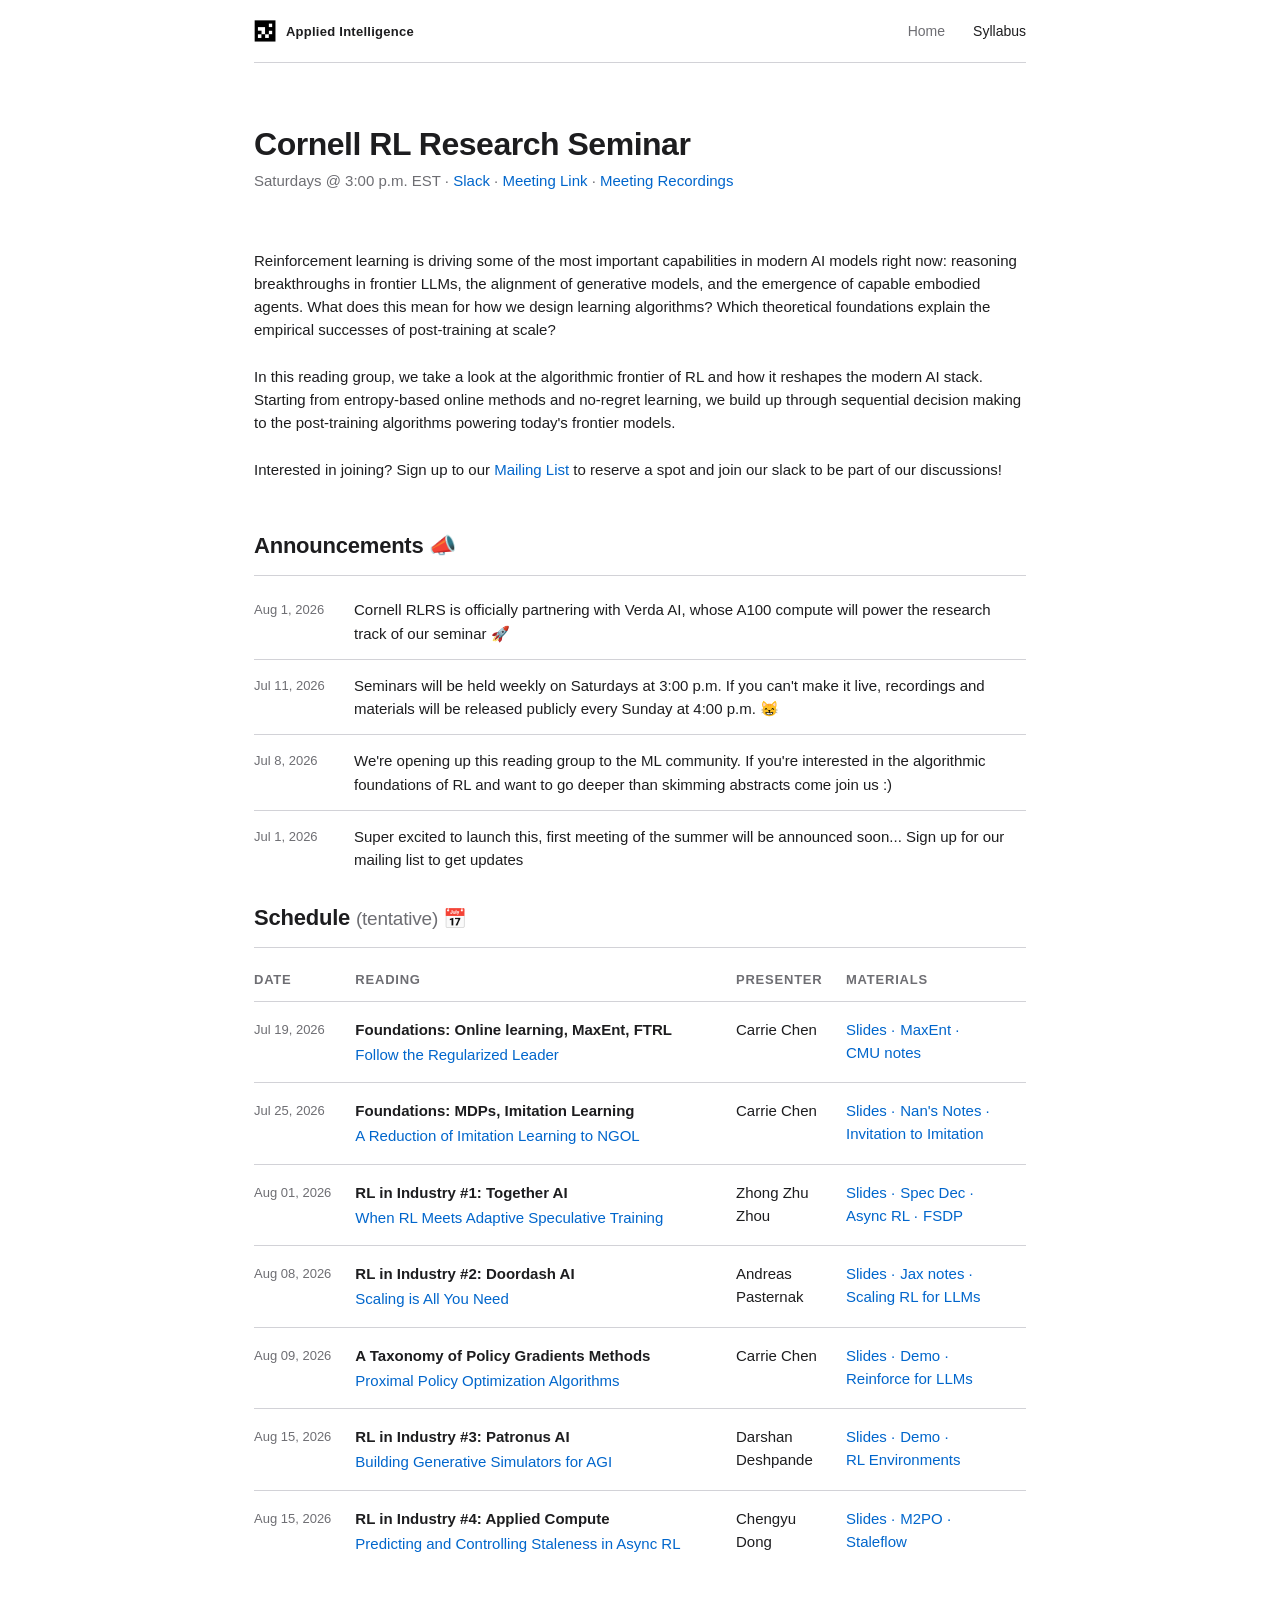
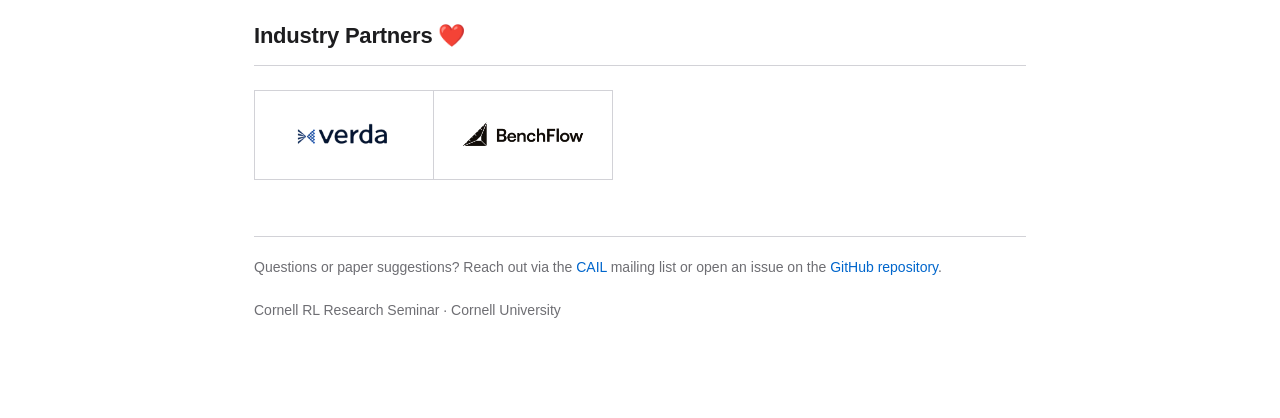
<file: docs/index.html>
<!DOCTYPE html>
<html lang="en">
<head>
  <meta charset="UTF-8">
  <meta name="viewport" content="width=device-width, initial-scale=1.0">
  <title>Cornell RL Research Seminar</title>
  <meta name="description" content="Cornell's reinforcement learning and interactive learning paper reading group.">
  <link rel="stylesheet" href="style.css">
</head>
<body>
  <div class="page">

    <nav>
      <div class="branding">
        <img src="assets/CAIL.png" alt="CUAI" class="logo">
        <span class="brand-text">Applied Intelligence</span>
      </div>
      <div class="links">
        <a href="index.html" class="active">Home</a>
        <a href="syllabus.html">Syllabus</a>
      </div>
    </nav>

    <header>
      <h1>Cornell RL Research Seminar</h1>
      <div class="course-info">  Saturdays @ 3:00 p.m. EST · <a href="https://join.slack.com/t/cornellrlseminar/shared_invite/zt-43x9ef8m9-VK3b_cf0WqOkXGeENpzQWA">Slack</a> · <a href="meet.google.com/dtp-zgex-nug">Meeting Link</a> · <a href="https://drive.google.com/drive/folders/1I6XV9smldFI79u7nKNs9kPp2WC5FvXm0?usp=sharing">Meeting Recordings</a> 
    </header>

    <section id="about">
      <p class="subtitle">
        Reinforcement learning is driving some of the most important capabilities in modern AI models right now: reasoning breakthroughs in frontier LLMs, the alignment of generative models, and the emergence of capable embodied agents. What does this mean for how we design learning algorithms? Which theoretical foundations explain the empirical successes of post-training at scale?
      </p>
      <br>
      <p class="subtitle">
        In this reading group, we take a look at the algorithmic frontier of RL and how it reshapes the modern AI stack. Starting from entropy-based online methods and no-regret learning, we build up through sequential decision making to the post-training algorithms powering today's frontier models.
      </p>
      <br>
      <p class="subtitle">
        Interested in joining? Sign up to our <a href="https://groups.google.com/u/4/g/cornell-rl-seminar">Mailing List</a> to reserve a spot and join our slack to be part of our discussions!
      </p>
    </section>

    <section id="news">
      <h2>Announcements 📣</h2>
      <ul class="news-list" id="news-list"></ul>
    </section>


    <section id="schedule ">
      <h2>Schedule <span class="muted">(tentative) 📅</span></h2>
      <table class="schedule">
        <thead>
          <tr>
            <th>Date</th>
            <th>Reading</th>
            <th>Presenter</th>
            <th>Materials</th>
          </tr>
        </thead>
        <tbody id="schedule-body"></tbody>
      </table>
    </section>

    <section id="sponsors">
      <h2>Industry Partners ❤️</h2>
      <div class="sponsor-row" id="sponsor-row"></div>
    </section>

    <footer>
        Questions or paper suggestions? Reach out via the
          <a href="https://groups.google.com/u/4/g/cornell-rl-seminar" target="_blank" rel="noopener">CAIL</a> mailing list
          or open an issue on the
          <a href="https://github.com/xikronz/awesome-rl-reading-group" target="_blank" rel="noopener">GitHub repository</a>.
      
      <br></br>
          Cornell RL Research Seminar &middot; Cornell University
    </footer>

  </div>

  <script src="data.js"></script>
  <script>
    function el(tag, className, text) {
      const node = document.createElement(tag);
      if (className) node.className = className;
      if (text != null) node.textContent = text;
      return node;
    }

    function link(href, text, newTab) {
      const a = el("a", null, text);
      a.href = href;
      if (newTab) { a.target = "_blank"; a.rel = "noopener"; }
      return a;
    }

    // News
    const newsList = document.getElementById("news-list");
    NEWS.forEach(function (item) {
      const li = el("li");
      li.appendChild(el("span", "date", item.date));
      li.appendChild(el("span", null, item.text));
      newsList.appendChild(li);
    });

    // Schedule
    const body = document.getElementById("schedule-body");
    SCHEDULE.forEach(function (item) {
      const tr = el("tr");

      tr.appendChild(el("td", "date", item.date));

      const reading = el("td");
      reading.appendChild(el("div", "topic", item.topic || "TBD"));
      const paper = el("div", "paper");
      if (item.paper && item.paperUrl) {
        paper.appendChild(link(item.paperUrl, item.paper, true));
      } else if (item.paper) {
        paper.textContent = item.paper;
      } else {
        paper.appendChild(el("span", "tbd", "Paper TBD"));
      }
      reading.appendChild(paper);
      tr.appendChild(reading);

      const presenter = el("td", "presenter");
      if (item.presenter && item.presenter !== "TBD") {
        presenter.textContent = item.presenter;
      } else {
        presenter.appendChild(el("span", "tbd", "TBD"));
      }
      tr.appendChild(presenter);

      const materials = el("td", "materials");
      const names = (item.materials && item.materials.names) || [];
      const links = (item.materials && item.materials.links) || [];
      names.forEach(function (name, i) {
        if (!links[i]) return;
        materials.appendChild(link(links[i], name, true));
      });
      if (!materials.childNodes.length) {
        materials.appendChild(el("span", "tbd", "—"));
      }
      tr.appendChild(materials);

      body.appendChild(tr);
    });

    // Sponsors
    const sponsorRow = document.getElementById("sponsor-row");
    SPONSORS.forEach(function (sponsor) {
      const img = el("img");
      img.src = sponsor.logo;
      img.alt = sponsor.name;

      const tile = sponsor.url ? link(sponsor.url, null, true) : el("div");
      tile.className = "sponsor";
      tile.title = sponsor.name;
      tile.appendChild(img);

      sponsorRow.appendChild(tile);
    });
  </script>
</body>
</html>
</file>
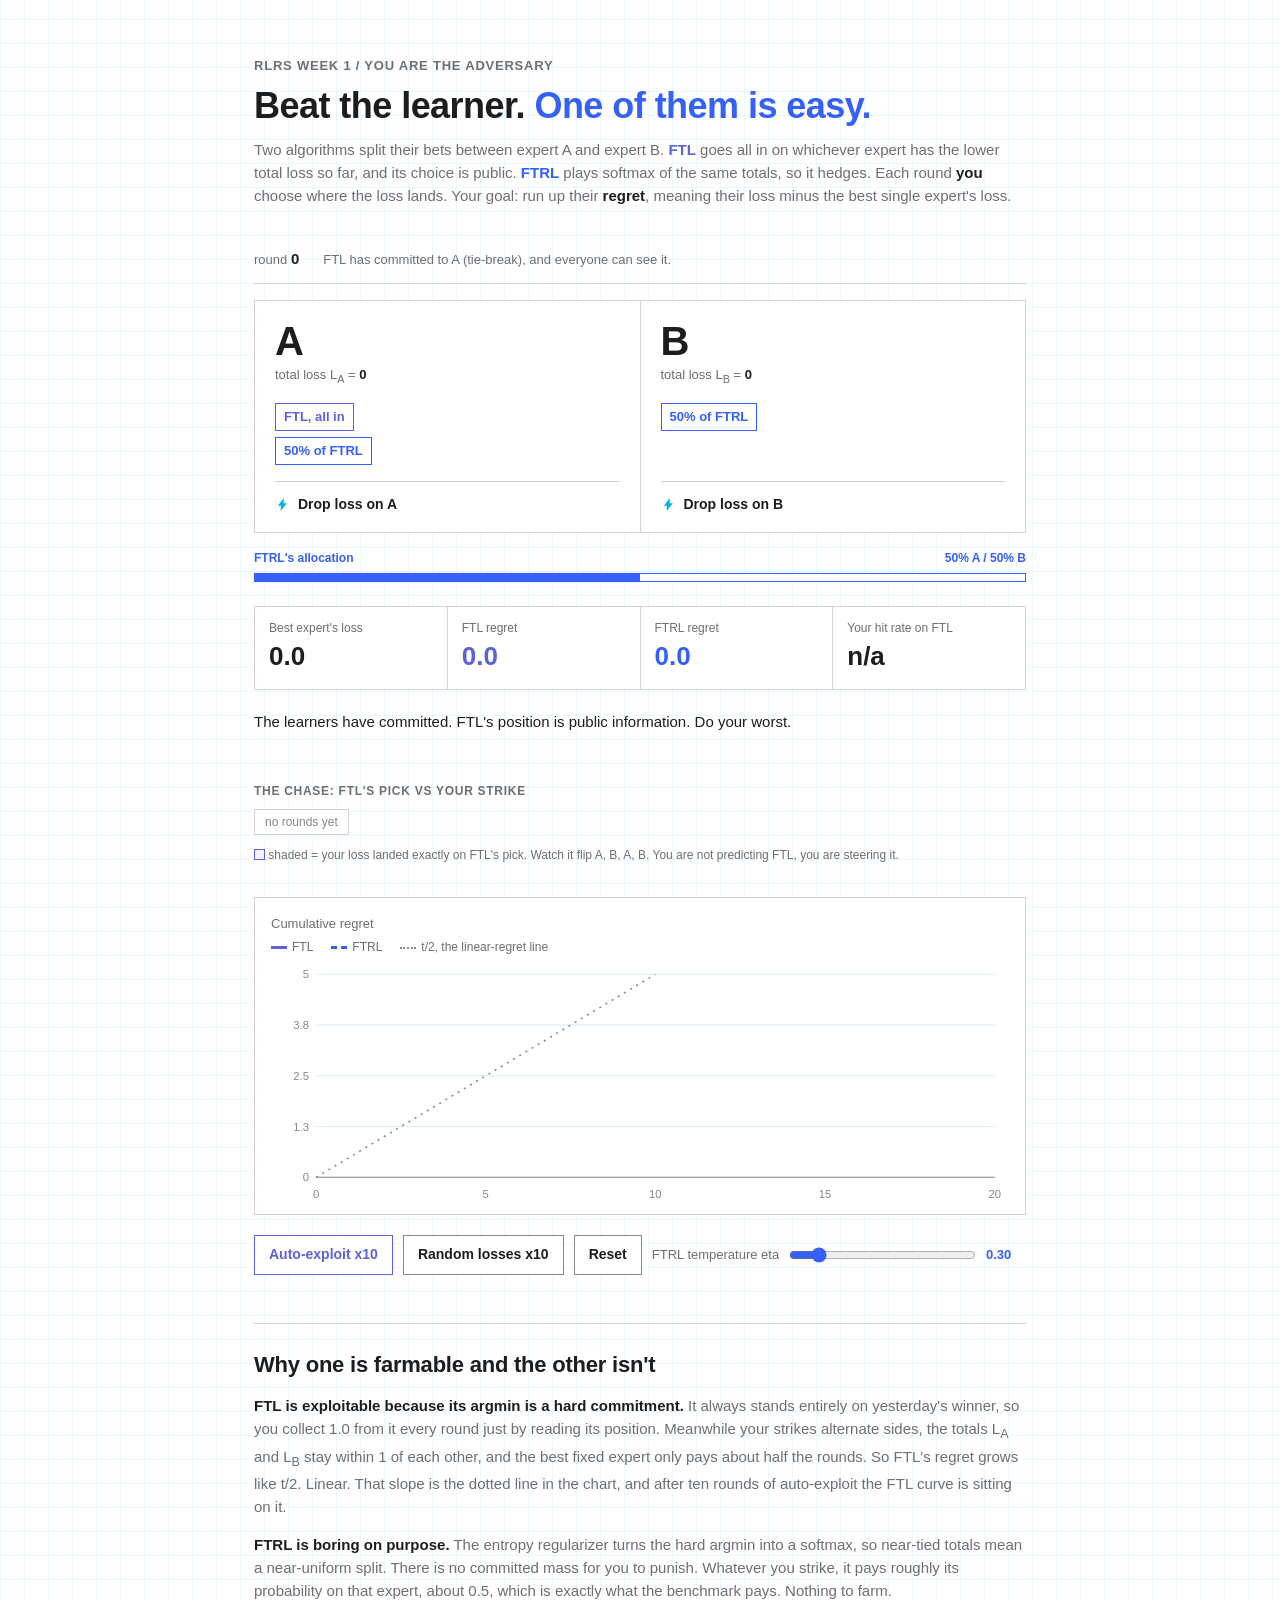
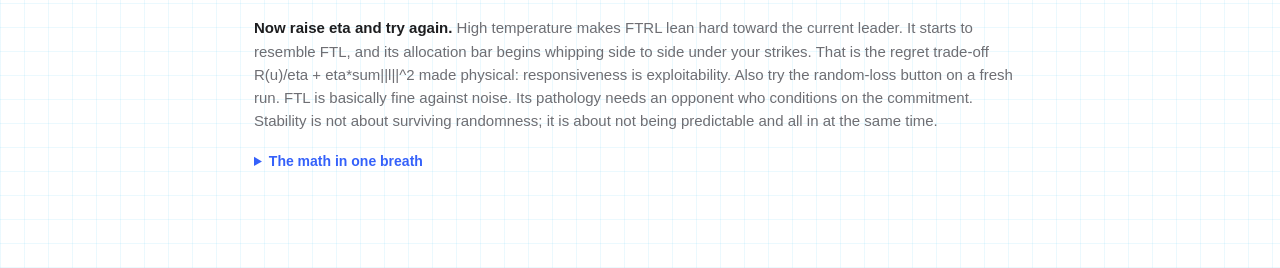
<file: demos/week_1_ftrl/beat-the-learner.html>
<!DOCTYPE html>
<html lang="en">
<head>
<meta charset="utf-8">
<meta name="viewport" content="width=device-width, initial-scale=1">
<title>Beat the learner: an FTL vs FTRL game</title>
<link rel="stylesheet" href="styles.css">
</head>
<body>
<div class="wrap">

  <div class="eyebrow">RLRS Week 1 / You are the adversary</div>
  <h1>Beat the learner. <em>One of them is easy.</em></h1>
  <p class="premise">
    Two algorithms split their bets between expert A and expert B.
    <b style="color:var(--ftl)">FTL</b> goes all in on whichever expert has the lower total loss so far, and its choice is public.
    <b style="color:var(--ftrl)">FTRL</b> plays softmax of the same totals, so it hedges.
    Each round <b>you</b> choose where the loss lands. Your goal: run up their <b>regret</b>, meaning their loss minus the best single expert's loss.
  </p>

  <div class="roundline">
    <span class="t">round <strong id="tOut">0</strong></span>
    <span class="t" id="ftlPickOut">FTL has committed to A (tie-break), and everyone can see it.</span>
  </div>

  <div class="board">
    <button class="expert" id="cardA" aria-label="Drop a loss on expert A">
      <div class="flash" id="flashA"></div>
      <span class="float" id="floatA1" style="top:20px;color:var(--ftl)"></span>
      <span class="float" id="floatA2" style="top:44px;color:var(--ftrl)"></span>
      <div class="glyph">A</div>
      <div class="cum">total loss L<sub>A</sub> = <b id="laOut">0</b></div>
      <div class="occupants">
        <span class="chip ftl" id="ftlChipA">FTL, all in</span>
        <span class="chip ftrl"><span id="ftrlShareA">50%</span>&nbsp;of FTRL</span>
      </div>
      <div class="strikelabel">
        <svg class="bolt" viewBox="0 0 16 16" aria-hidden="true"><path d="M9.5 1 3 9.2h3.4L6 15l6.6-8.4H9.1L9.5 1z"/></svg>
        Drop loss on A
      </div>
    </button>

    <button class="expert" id="cardB" aria-label="Drop a loss on expert B">
      <div class="flash" id="flashB"></div>
      <span class="float" id="floatB1" style="top:20px;color:var(--ftl)"></span>
      <span class="float" id="floatB2" style="top:44px;color:var(--ftrl)"></span>
      <div class="glyph">B</div>
      <div class="cum">total loss L<sub>B</sub> = <b id="lbOut">0</b></div>
      <div class="occupants">
        <span class="chip ftl" id="ftlChipB" style="display:none">FTL, all in</span>
        <span class="chip ftrl"><span id="ftrlShareB">50%</span>&nbsp;of FTRL</span>
      </div>
      <div class="strikelabel">
        <svg class="bolt" viewBox="0 0 16 16" aria-hidden="true"><path d="M9.5 1 3 9.2h3.4L6 15l6.6-8.4H9.1L9.5 1z"/></svg>
        Drop loss on B
      </div>
    </button>
  </div>

  <div class="allocwrap">
    <div class="alloclabel"><span>FTRL's allocation</span><span id="allocTxt">50% A / 50% B</span></div>
    <div class="alloc" aria-hidden="true"><div class="a" id="allocA" style="width:50%"></div><div class="b"></div></div>
  </div>

  <div class="score">
    <div class="stat"><div class="k">Best expert's loss</div><div class="v" id="bestOut">0.0</div></div>
    <div class="stat"><div class="k">FTL regret</div><div class="v ftl" id="ftlRegOut">0.0</div></div>
    <div class="stat"><div class="k">FTRL regret</div><div class="v ftrl" id="ftrlRegOut">0.0</div></div>
    <div class="stat"><div class="k">Your hit rate on FTL</div><div class="v" id="hitOut">n/a</div></div>
  </div>

  <p class="commentary" id="commentOut">The learners have committed. FTL's position is public information. Do your worst.</p>

  <div class="strip">
    <div class="striplabel">The chase: FTL's pick vs your strike</div>
    <div class="stripgrid" id="stripOut"></div>
    <div class="striplegend"><span class="sw"></span> shaded = your loss landed exactly on FTL's pick. Watch it flip A, B, A, B. You are not predicting FTL, you are steering it.</div>
  </div>

  <div class="chartcard">
    <div class="k">Cumulative regret</div>
    <div class="legend">
      <span><span class="sw" style="border-top:3px solid var(--ftl)"></span>FTL</span>
      <span><span class="sw" style="border-top:3px dashed var(--ftrl)"></span>FTRL</span>
      <span><span class="sw" style="border-top:2px dotted var(--ink-3)"></span>t/2, the linear-regret line</span>
    </div>
    <svg id="chart" viewBox="0 0 720 240" width="100%" role="img" aria-label="Cumulative regret by round for FTL and FTRL"></svg>
  </div>

  <div class="controls">
    <button class="btn exploit" id="autoBtn">Auto-exploit x10</button>
    <button class="btn" id="randBtn">Random losses x10</button>
    <button class="btn" id="resetBtn">Reset</button>
    <div class="etabox">
      <label for="eta">FTRL temperature eta</label>
      <input type="range" id="eta" min="0.05" max="2" step="0.05" value="0.3">
      <span class="out" id="etaOut">0.30</span>
    </div>
  </div>

  <div class="explain">
    <h2>Why one is farmable and the other isn't</h2>
    <p><b>FTL is exploitable because its argmin is a hard commitment.</b> It always stands entirely on yesterday's winner, so you collect 1.0 from it every round just by reading its position. Meanwhile your strikes alternate sides, the totals L<sub>A</sub> and L<sub>B</sub> stay within 1 of each other, and the best fixed expert only pays about half the rounds. So FTL's regret grows like t/2. Linear. That slope is the dotted line in the chart, and after ten rounds of auto-exploit the FTL curve is sitting on it.</p>
    <p><b>FTRL is boring on purpose.</b> The entropy regularizer turns the hard argmin into a softmax, so near-tied totals mean a near-uniform split. There is no committed mass for you to punish. Whatever you strike, it pays roughly its probability on that expert, about 0.5, which is exactly what the benchmark pays. Nothing to farm.</p>
    <p><b>Now raise eta and try again.</b> High temperature makes FTRL lean hard toward the current leader. It starts to resemble FTL, and its allocation bar begins whipping side to side under your strikes. That is the regret trade-off R(u)/eta + eta*sum||l||^2 made physical: responsiveness is exploitability. Also try the random-loss button on a fresh run. FTL is basically fine against noise. Its pathology needs an opponent who conditions on the commitment. Stability is not about surviving randomness; it is about not being predictable and all in at the same time.</p>
    <details>
      <summary>The math in one breath</summary>
      <div class="math">
        <div><span class="tag r">FTL</span> x<sub>t</sub> = argmin<sub>x in simplex</sub> &lt;L<sub>t-1</sub>, x&gt;, a vertex</div>
        <div><span class="tag b">FTRL</span> x<sub>t</sub> = argmin<sub>x in simplex</sub> &lt;L<sub>t-1</sub>, x&gt; - H(x)/eta, proportional to exp(-eta*L<sub>t-1</sub>), a softmax</div>
        <div><span class="tag g">Regret</span> sum<sub>t</sub> &lt;l<sub>t</sub>, x<sub>t</sub>&gt; - min<sub>i</sub> L<sub>T</sub>(i)</div>
      </div>
    </details>
  </div>

</div>

<script>
(function () {
  var hist = [];
  var eta = 0.3;
  var autoTimer = null;

  function probB(la, lb) {
    var m = Math.max(-eta * la, -eta * lb);
    var wa = Math.exp(-eta * la - m), wb = Math.exp(-eta * lb - m);
    return wb / (wa + wb);
  }
  function pickOf(la, lb) { return la <= lb ? 0 : 1; }

  function compute() {
    var la = 0, lb = 0, ftl = 0, ftrl = 0, hits = 0;
    var rows = [], ftlSeries = [0], ftrlSeries = [0];
    for (var i = 0; i < hist.length; i++) {
      var pick = pickOf(la, lb);
      var pB = probB(la, lb);
      var hit = hist[i];
      var ftlPay = hit === pick ? 1 : 0;
      var ftrlPay = hit === 1 ? pB : 1 - pB;
      ftl += ftlPay; ftrl += ftrlPay;
      if (hit === pick) hits++;
      if (hit === 0) la++; else lb++;
      var best = Math.min(la, lb);
      rows.push({ pick: pick, hit: hit, ftlPay: ftlPay, ftrlPay: ftrlPay });
      ftlSeries.push(ftl - best);
      ftrlSeries.push(ftrl - best);
    }
    return { la: la, lb: lb, ftl: ftl, ftrl: ftrl, hits: hits, rows: rows,
             ftlSeries: ftlSeries, ftrlSeries: ftrlSeries,
             best: Math.min(la, lb), pick: pickOf(la, lb), pB: probB(la, lb),
             tie: la === lb };
  }

  function $(id) { return document.getElementById(id); }
  function fmt(x, d) { return x.toFixed(d === undefined ? 1 : d); }

  function comment(s) {
    var t = hist.length;
    if (t === 0) return "The learners have committed. FTL's position is public information. Do your worst.";
    var last = s.rows[s.rows.length - 1];
    if (last.hit !== last.pick) {
      return "FTL dodged that one, and you just made its current pick look even safer. Hint: the argmin is public.";
    }
    if (t === 1) return "Direct hit. FTL paid the full 1.0; FTRL only paid the " + fmt(last.ftrlPay, 2) + " it had parked there. Now watch FTL flip.";
    if (t < 5) return "FTL flipped to the other expert. It is chasing yesterday's winner. You know exactly where it stands. Again.";
    if (t < 12) return "You are farming FTL for 1.0 a round while the best fixed expert pays about 0.5. That gap is regret, and it is growing linearly.";
    if (s.ftlSeries[t] >= 0.45 * t) return "FTL's regret is riding the t/2 line, the textbook lower-bound construction, played by hand. FTRL still hasn't noticed you.";
    return "Notice what you cannot do: no matter where you strike, FTRL pays about what the benchmark pays. There is nothing committed to punish.";
  }

  function renderStrip(rows) {
    var start = Math.max(0, rows.length - 14);
    var html = "";
    for (var i = start; i < rows.length; i++) {
      var r = rows[i];
      html += '<div class="col">'
        + '<div class="cell pick">' + (r.pick === 0 ? "A" : "B") + '</div>'
        + '<div class="cell hitcell' + (r.hit === r.pick ? " landed" : "") + '">' + (r.hit === 0 ? "A" : "B") + '</div>'
        + '</div>';
    }
    $("stripOut").innerHTML = html || '<div class="cell" style="width:auto;padding:0 10px;color:var(--ink-3);font-weight:500">no rounds yet</div>';
  }

  function renderChart(s) {
    var t = hist.length;
    var W = 720, H = 240, L = 44, R = 14, T = 14, B = 28;
    var css = getComputedStyle(document.documentElement);
    var chartGrid = css.getPropertyValue("--chart-grid").trim();
    var chartMuted = css.getPropertyValue("--ink-3").trim();
    var chartAxis = css.getPropertyValue("--line-strong").trim();
    var chartFtrl = css.getPropertyValue("--ftrl").trim();
    var chartFtl = css.getPropertyValue("--ftl").trim();
    var xmax = Math.max(20, Math.ceil(t / 10) * 10);
    var ymaxData = Math.max.apply(null, s.ftlSeries.concat(s.ftrlSeries, [4]));
    var ymax = Math.ceil(ymaxData + 1);
    function X(x) { return L + (x / xmax) * (W - L - R); }
    function Y(y) { return H - B - (y / ymax) * (H - T - B); }
    function pts(series) {
      var p = [];
      for (var i = 0; i < series.length; i++) p.push(fmt(X(i), 1) + "," + fmt(Y(series[i]), 1));
      return p.join(" ");
    }
    var g = "";
    var ySteps = 4;
    for (var k = 0; k <= ySteps; k++) {
      var yv = (ymax / ySteps) * k;
      g += '<line x1="' + L + '" y1="' + fmt(Y(yv),1) + '" x2="' + (W - R) + '" y2="' + fmt(Y(yv),1) + '" stroke="' + chartGrid + '" stroke-width="1"/>';
      g += '<text x="' + (L - 7) + '" y="' + fmt(Y(yv) + 4,1) + '" text-anchor="end">' + fmt(yv, yv % 1 ? 1 : 0) + '</text>';
    }
    for (var k2 = 0; k2 <= 4; k2++) {
      var xv = Math.round((xmax / 4) * k2);
      g += '<text x="' + fmt(X(xv),1) + '" y="' + (H - 8) + '" text-anchor="middle">' + xv + '</text>';
    }
    var refEndX = Math.min(xmax, 2 * ymax);
    g += '<line x1="' + fmt(X(0),1) + '" y1="' + fmt(Y(0),1) + '" x2="' + fmt(X(refEndX),1) + '" y2="' + fmt(Y(refEndX / 2),1) + '" stroke="' + chartMuted + '" stroke-width="1.5" stroke-dasharray="2 5"/>';
    g += '<line x1="' + L + '" y1="' + fmt(Y(0),1) + '" x2="' + (W - R) + '" y2="' + fmt(Y(0),1) + '" stroke="' + chartAxis + '" stroke-width="1"/>';
    g += '<polyline fill="none" stroke="' + chartFtrl + '" stroke-width="2.5" stroke-dasharray="7 5" stroke-linejoin="round" points="' + pts(s.ftrlSeries) + '"/>';
    g += '<polyline fill="none" stroke="' + chartFtl + '" stroke-width="2.5" stroke-linejoin="round" points="' + pts(s.ftlSeries) + '"/>';
    $("chart").innerHTML = g;
  }

  function render(animateHit) {
    var s = compute();
    var t = hist.length;
    $("tOut").textContent = t;
    $("laOut").textContent = s.la;
    $("lbOut").textContent = s.lb;
    $("bestOut").textContent = fmt(s.best);
    $("ftlRegOut").textContent = fmt(s.ftl - s.best);
    $("ftrlRegOut").textContent = fmt(s.ftrl - s.best);
    $("hitOut").textContent = t ? Math.round((s.hits / t) * 100) + "%" : "n/a";

    var shareB = Math.round(s.pB * 100), shareA = 100 - shareB;
    $("ftrlShareA").textContent = shareA + "%";
    $("ftrlShareB").textContent = shareB + "%";
    $("allocA").style.width = shareA + "%";
    $("allocTxt").textContent = shareA + "% A / " + shareB + "% B";

    var chipA = $("ftlChipA"), chipB = $("ftlChipB");
    chipA.style.display = s.pick === 0 ? "" : "none";
    chipB.style.display = s.pick === 1 ? "" : "none";
    var activeChip = s.pick === 0 ? chipA : chipB;
    activeChip.classList.remove("pop"); void activeChip.offsetWidth; activeChip.classList.add("pop");

    $("ftlPickOut").textContent = "FTL has committed to " + (s.pick === 0 ? "A" : "B")
      + (s.tie ? " (tie-break)" : " (lower total)") + ", and everyone can see it.";

    $("commentOut").textContent = comment(s);
    renderStrip(s.rows);
    renderChart(s);

    if (animateHit !== undefined && t > 0) {
      var last = s.rows[s.rows.length - 1];
      var side = animateHit === 0 ? "A" : "B";
      var fl = $("flash" + side);
      fl.classList.remove("on"); void fl.offsetWidth; fl.classList.add("on");
      var f1 = $("float" + side + "1"), f2 = $("float" + side + "2");
      f1.textContent = "FTL +" + fmt(last.ftlPay);
      f2.textContent = "FTRL +" + fmt(last.ftrlPay, 2);
      [f1, f2].forEach(function (el) { el.classList.remove("go"); void el.offsetWidth; el.classList.add("go"); });
    }
  }

  function strike(e) {
    if (autoTimer || hist.length >= 200) return;
    hist.push(e);
    render(e);
  }

  function runAuto(n, mode) {
    if (autoTimer) return;
    setAutoState(true);
    var i = 0;
    autoTimer = setInterval(function () {
      if (i >= n || hist.length >= 200) { clearInterval(autoTimer); autoTimer = null; setAutoState(false); return; }
      var s = compute();
      var e = mode === "exploit" ? s.pick : (Math.random() < 0.5 ? 0 : 1);
      hist.push(e);
      render(e);
      i++;
    }, 330);
  }
  function setAutoState(on) {
    ["cardA", "cardB", "autoBtn", "randBtn"].forEach(function (id) { $(id).disabled = on; });
  }

  $("cardA").addEventListener("click", function () { strike(0); });
  $("cardB").addEventListener("click", function () { strike(1); });
  $("autoBtn").addEventListener("click", function () { runAuto(10, "exploit"); });
  $("randBtn").addEventListener("click", function () { runAuto(10, "random"); });
  $("resetBtn").addEventListener("click", function () {
    if (autoTimer) { clearInterval(autoTimer); autoTimer = null; setAutoState(false); }
    hist = []; render();
    $("commentOut").textContent = "The learners have committed. FTL's position is public information. Do your worst.";
  });
  $("eta").addEventListener("input", function (ev) {
    eta = parseFloat(ev.target.value);
    $("etaOut").textContent = fmt(eta, 2);
    render();
  });

  document.addEventListener("keydown", function (ev) {
    if (ev.key === "a" || ev.key === "A") strike(0);
    if (ev.key === "b" || ev.key === "B") strike(1);
  });

  render();
})();
</script>
</body>
</html>
</file>
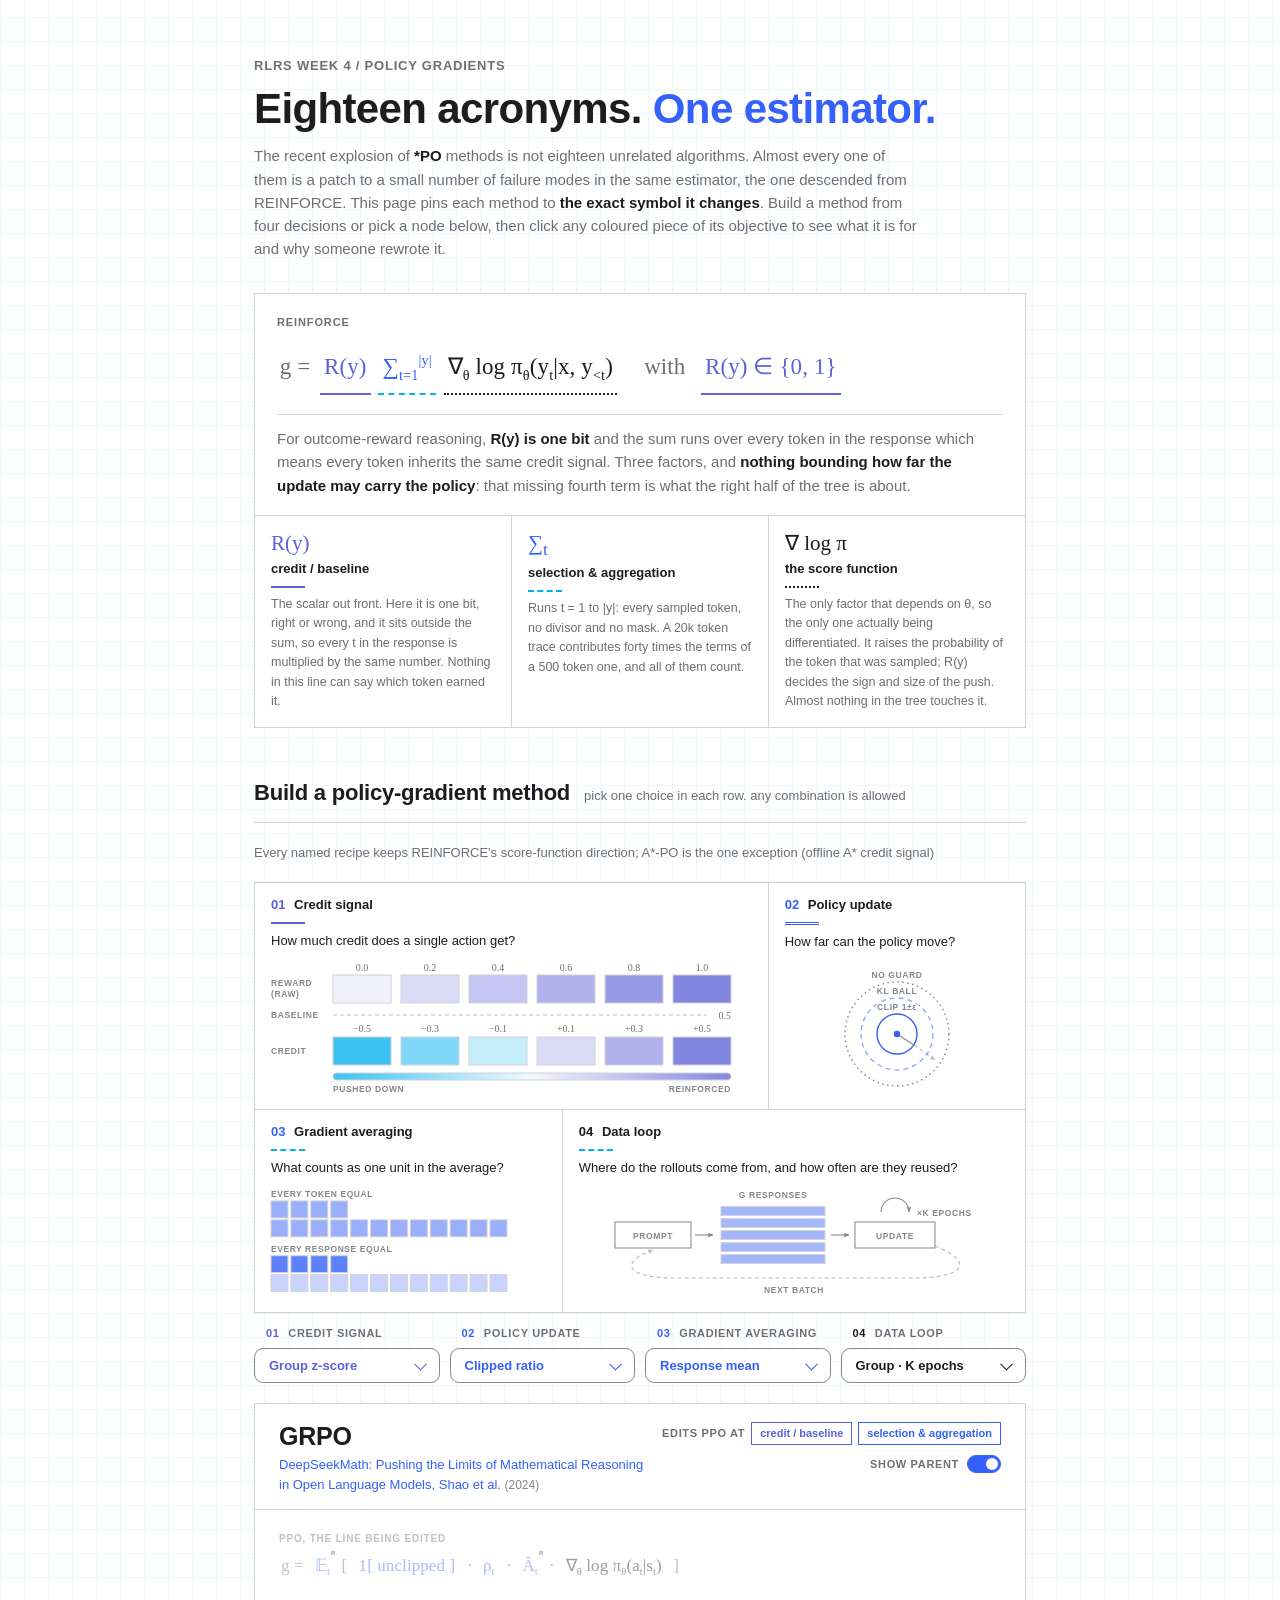
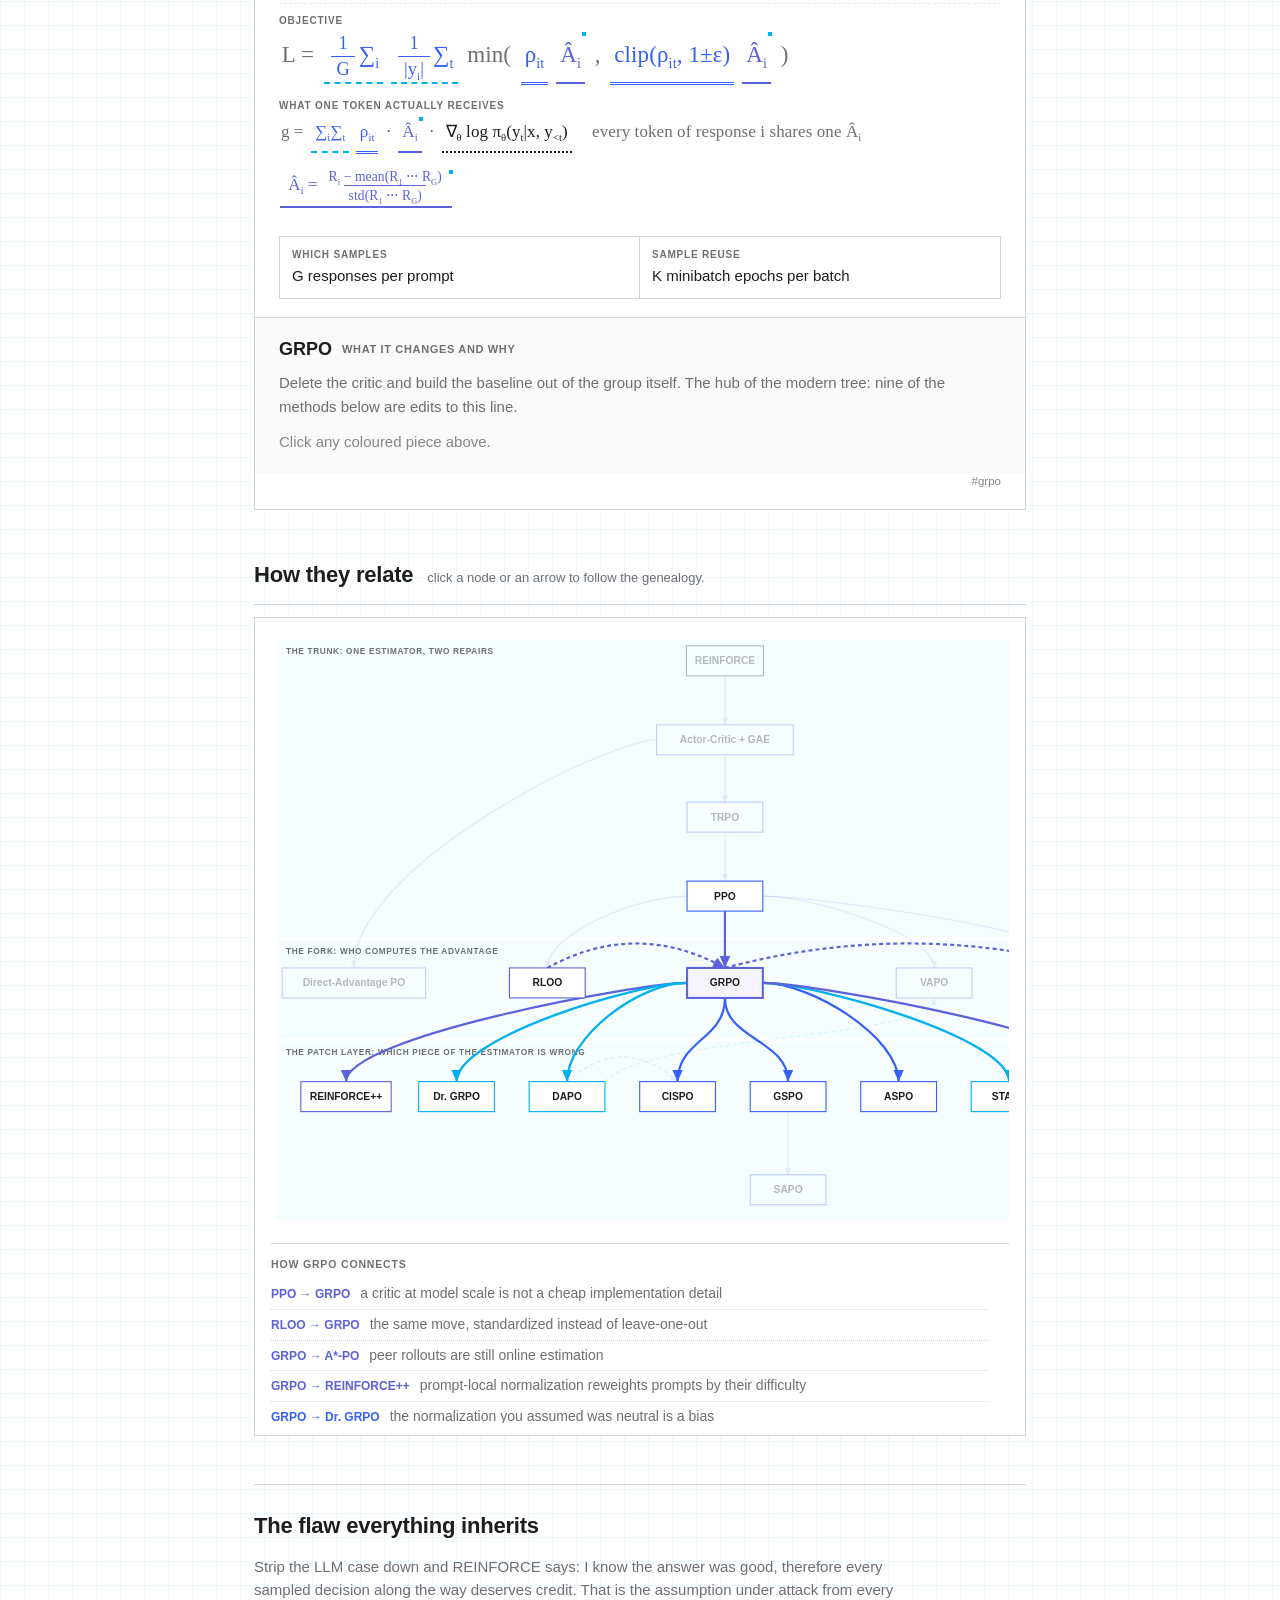
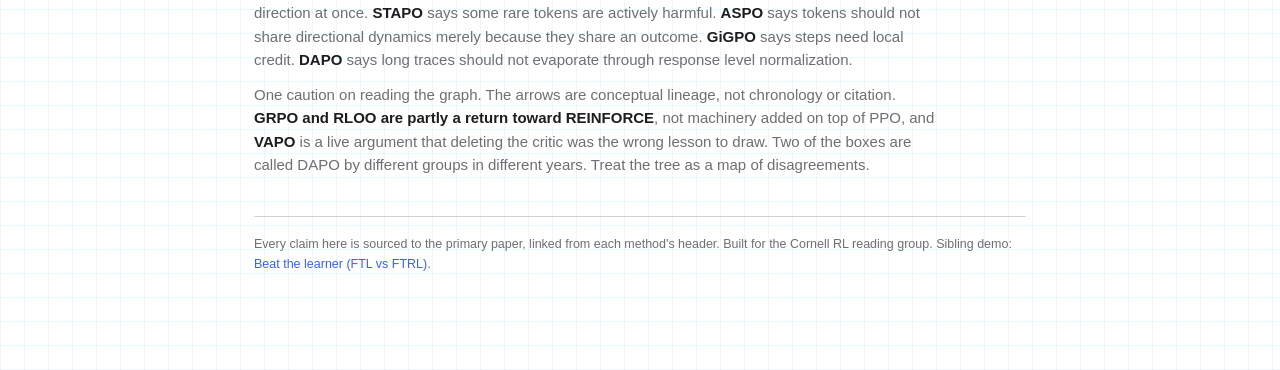
<file: demos/week_4.5_pg/policy-gradient-taxonomy.html>
<!DOCTYPE html>
<html lang="en">
<head>
<meta charset="utf-8">
<meta name="viewport" content="width=device-width, initial-scale=1">
<title>One estimator, eighteen acronyms: a field guide to policy gradient methods</title>
<meta name="description" content="An interactive taxonomy of policy gradient methods for LLMs. Click any piece of the objective to see which failure mode it patches.">
<link rel="stylesheet" href="styles.css">
</head>
<body>
<div class="wrap">

  <div class="eyebrow">RLRS week 4 / Policy Gradients</div>
  <h1>Eighteen acronyms. <em>One estimator.</em></h1>
  <p class="premise">
    The recent explosion of <b>*PO</b> methods is not eighteen unrelated algorithms. Almost every one of them is
    a patch to a small number of failure modes in the same estimator, the one descended from REINFORCE.
    This page pins each method to <b>the exact symbol it changes</b>. Build a method from four decisions or
    pick a node below, then click any coloured piece of its objective to see what it is for and why someone rewrote it.
  </p>

  <div class="seed">
    <div class="cap">REINFORCE</div>
    <div class="line eq" id="seedEq"></div>
    <div class="after">
      For outcome-reward reasoning, <b>R(y) is one bit</b> and the sum runs over every token in the response which means every token inherits the same credit signal.
      Three factors, and <b>nothing bounding how far the update may carry the policy</b>: that missing fourth term is what the right half of the tree is about.
    </div>
  </div>

  <div class="knobs" id="knobs" aria-label="The three factors in the REINFORCE gradient"></div>

  <div class="sechead" id="canvas">
    <h2>Build a policy-gradient method</h2>
    <span class="hint">pick one choice in each row. any combination is allowed</span>
  </div>

  <p class="builder-intro">
    Every named recipe keeps REINFORCE's score-function direction; A*-PO is the one exception (offline A* credit signal)
  </p>
  <div class="axis-guide" id="axisGuide"></div>

  <div class="builder-shell">
    <div class="sr-only" id="buildAnnouncement" role="status" aria-live="polite" aria-atomic="true"></div>
    <form class="method-builder" id="builder"></form>
  </div>

  <div class="canvas" id="methodCanvas">
    <div class="chead">
      <div class="chead-main">
        <div class="nm" id="mName"></div>
        <div class="full" id="mFull"></div>
      </div>
      <div class="chead-side">
        <div class="chgstrip" id="mChg"></div>
        <div class="ptoggle" id="parentToggle" hidden>
          <span class="ptoggle-label" id="ghostLabel">show parent</span>
          <button class="switch" id="ghostBtn" role="switch" aria-checked="true" aria-labelledby="ghostLabel"></button>
        </div>
      </div>
    </div>
    <div class="cbody" id="cbody">
      <div class="eqrow ghost" id="rowGhost"></div>
      <div class="eqrow"><div class="side" id="objSide">objective</div><div class="eq" id="rowObj"></div></div>
      <div class="eqrow"><div class="side" id="gradSide">what one token actually receives</div><div class="eq small" id="rowGrad"></div></div>
      <div class="eqrow" id="rowDefWrap"><div class="eq small" id="rowDef"></div></div>
    </div>
    <div class="outer" id="outer"></div>
    <div class="panel" id="panel"></div>
    <div class="cnav">
      <span class="sp"></span>
      <span class="kbd" id="permalink"></span>
    </div>
  </div>

  <div class="sechead">
    <h2>How they relate</h2>
    <span class="hint">click a node or an arrow to follow the genealogy.</span>
  </div>

  <div class="viewcard" id="viewGraph">
    <div class="graphscroll" id="graphScroll"></div>
    <div class="relstrip">
      <div class="t" id="relTitle">relations</div>
      <div id="relList"></div>
    </div>
  </div>

  <div class="coda">
    <h2>The flaw everything inherits</h2>
    <p>
      Strip the LLM case down and REINFORCE says: I know the answer was good, therefore every sampled decision
      along the way deserves credit. That is the assumption under attack from every direction at once.
      <b>STAPO</b> says some rare tokens are actively harmful. <b>ASPO</b> says tokens should not share directional
      dynamics merely because they share an outcome. <b>GiGPO</b> says steps need local credit. <b>DAPO</b> says
      long traces should not evaporate through response level normalization.
    </p>
    <p>
      One caution on reading the graph. The arrows are conceptual lineage, not chronology or citation.
      <b>GRPO and RLOO are partly a return toward REINFORCE</b>, not machinery added on top of PPO, and
      <b>VAPO</b> is a live argument that deleting the critic was the wrong lesson to draw. Two of the boxes
      are called DAPO by different groups in different years. Treat the tree as a map of disagreements.
    </p>
  </div>

  <p class="foot">
    Every claim here is sourced to the primary paper, linked from each method's header. Built for the
    Cornell RL reading group. Sibling demo: <a href="../week_1_ftrl/beat-the-learner.html">Beat the learner (FTL vs FTRL)</a>.
  </p>

</div>

<script>
(function () {
"use strict";

/* ------------------------------------------------------------------ *
 *  KNOBS. The legend reads the REINFORCE line above it factor by factor,
 *  so it renders only the three that actually appear in that line. w is
 *  the slot TRPO adds later and has no term here. All four stay in the
 *  map: nm labels the "edits X at" tags, and blurb is the panel's
 *  last-resort text for a method with no note in that slot.
 *  Each has its own underline style so the encoding never rests on colour.
 * ------------------------------------------------------------------ */
var KNOB_LEGEND = ["adv", "sel", "score"];
var KNOBS = {
  adv: {
    sym: "R(y)", nm: "credit / baseline",
    blurb: "The scalar out front. Here it is one bit, right or wrong, and it sits outside the sum, so every t in the response is multiplied by the same number. Nothing in this line can say which token earned it."
  },
  w: {
    sym: "wₜ", nm: "trust region / IS weight",
    blurb: "How far the policy may move from the one that produced the samples, and how off policy samples are reweighted."
  },
  sel: {
    sym: "∑<sub>t</sub>", nm: "selection & aggregation",
    blurb: "Runs t = 1 to |y|: every sampled token, no divisor and no mask. A 20k token trace contributes forty times the terms of a 500 token one, and all of them count."
  },
  score: {
    sym: "∇ log π", nm: "the score function",
    blurb: "The only factor that depends on θ, so the only one actually being differentiated. It raises the probability of the token that was sampled; R(y) decides the sign and size of the push. Almost nothing in the tree touches it."
  }
};

/* small token constructors */
function P(h) { return { h: h }; }                                  /* plain  */
function A(h, c) { return { k: "adv", h: h, c: c }; }
function W(h, c) { return { k: "w", h: h, c: c }; }
function S(h, f, c) { return { k: "sel", h: h, f: f, c: c }; }
function G(h, c) { return { k: "score", h: h, c: c }; }
function I(h) { return { k: "w", h: h, inert: 1 }; }                 /* inert slot */

var PI = "π", TH = "θ", RHO = "ρ", EPS = "ε", LAM = "λ",
    DEL = "δ", SIG = "σ", OM = "ω", BET = "β", GAM = "γ",
    TAU = "τ", SUM = "∑", NAB = "∇", EE = "𝔼",
    DOT = "⋅", HA = "Â", LE = "≤", NE = "≠", PM = "±",
    KLB = "‖", STAR = "★", IN = "∈", MIN = "−";

function frac(a, b) { return "<span class='fr'><span>" + a + "</span><span>" + b + "</span></span>"; }
var RATIO = frac(PI + "<sub>" + TH + "</sub>(a<sub>t</sub>|s<sub>t</sub>)", PI + "<sub>old</sub>(a<sub>t</sub>|s<sub>t</sub>)");
var LOGPI = "log " + PI + "<sub>" + TH + "</sub>(a<sub>t</sub>|s<sub>t</sub>)";
var GLOGPI = NAB + "<sub>" + TH + "</sub> " + LOGPI;
var GLOGY = NAB + "<sub>" + TH + "</sub> log " + PI + "<sub>" + TH + "</sub>(y<sub>t</sub>|x, y<sub>&lt;t</sub>)";

/* ------------------------------------------------------------------ *
 *  THE METHODS
 * ------------------------------------------------------------------ */
var METHODS = [

/* ---------------------------------------------------------------- 1 */
{ id: "reinforce", nm: "REINFORCE", yr: 1992, k: "score", gx: 620, gy: 60,
  full: "Simple statistical gradient-following algorithms for connectionist reinforcement learning, Williams",
  url: "https://incompleteideas.net/papers/williams-92.pdf",
  parents: [],
  changed: [],
  fix: "The root. Increase the probability of actions that appeared in trajectories with high reinforcement, decrease it for the rest. Everything below is an argument about one of the four factors in this line.",
  obj: [P("L(" + TH + ") ="), S(EE + "<sub>" + TAU + "∼" + PI + "<sub>" + TH + "</sub></sub>", "samples"), P("["),
        S(SUM + "<sub>t=1</sub><sup>T</sup>", "agg"), A("G<sub>t</sub>"), G(LOGPI), P("]")],
  grad: [P("g ="), S(EE, "samples"), P("["), S(SUM + "<sub>t</sub>", "agg"), I("1"), P(DOT),
         A("G<sub>t</sub>"), P(DOT), G(GLOGPI), P("]")],
  outer: { samples: "one fresh on-policy batch", reuse: "one gradient step per batch" },
  n: {
    adv: "G<sub>t</sub> = " + SUM + "<sub>k" + GE() + "t</sub> r<sub>k</sub>, the sampled return. Unbiased, but its variance grows with the horizon, and every action in a lucky trajectory receives the same G<sub>t</sub>. Credit and luck are indistinguishable here.",
    w: "w<sub>t</sub> = 1. Legitimate, because the batch was drawn from " + PI + "<sub>" + TH + "</sub> itself. But nothing bounds the step, so one update later the samples describe a policy you no longer have.",
    sel: "Bare " + SUM + "<sub>t</sub>, no divisor. A length-T trajectory contributes T terms, so total gradient scales with length by construction.",
    sel_samples: "One fresh on-policy batch. Every trajectory contributes, no filtering.",
    sel_reuse: "One step, then discard. A second step would be off-policy with nothing to correct it.",
    score: "From " + NAB + PI + " = " + PI + NAB + " log " + PI + ": it converts " + NAB + "<sub>" + TH + "</sub>" + EE + "<sub>" + PI + "</sub>[f] into something you can estimate from samples. Everything below inherits it."
  },
  mx: { adv: "G<sub>t</sub>, raw return", w: "none", samples: "one on-policy batch", agg: "plain sum over t", reuse: "1 step", score: NAB + " log " + PI }
},

/* ---------------------------------------------------------------- 2 */
{ id: "ac_gae", nm: "Actor-Critic + GAE", yr: 2015, k: "adv", gx: 620, gy: 160,
  full: "High-Dimensional Continuous Control Using Generalized Advantage Estimation, Schulman et al.",
  url: "https://arxiv.org/abs/1506.02438",
  parents: [{ id: "reinforce", k: "adv", why: "the credit signal is too noisy to learn from" }],
  changed: ["adv"],
  fix: "Subtract a learned baseline, then interpolate between short horizon and long horizon estimates. Same expected gradient, far less variance, one extra model to fit.",
  obj: [P("L(" + TH + ") ="), S(EE, "samples"), P("["), S(SUM + "<sub>t</sub>", "agg"),
        A(HA + "<sub>t</sub><sup>GAE</sup>", 1), G(LOGPI), P("]")],
  grad: [P("g ="), S(EE, "samples"), P("["), S(SUM + "<sub>t</sub>", "agg"), I("1"), P(DOT),
         A(HA + "<sub>t</sub><sup>GAE</sup>", 1), P(DOT), G(GLOGPI), P("]")],
  def: [A("&nbsp;" + HA + "<sub>t</sub><sup>GAE</sup> = " + SUM + "<sub>l" + GE() + "0</sub> (" + GAM + LAM + ")<sup>l</sup> " + DEL + "<sub>t+l</sub>,"),
        P("&nbsp;&nbsp;"), A(DEL + "<sub>t</sub> = r<sub>t</sub> + " + GAM + "V<sub>φ</sub>(s<sub>t+1</sub>) " + MIN + " V<sub>φ</sub>(s<sub>t</sub>)")],
  outer: { samples: "one fresh on-policy batch", reuse: "one gradient step per batch" },
  n: {
    adv: "Two edits. Subtract a baseline, G<sub>t</sub> → G<sub>t</sub> " + MIN + " V<sub>φ</sub>(s<sub>t</sub>): free in expectation because " + EE + "<sub>a∼" + PI + "</sub>[" + NAB + " log " + PI + "(a|s)] = 0, so the mean survives and the variance drops. Then interpolate with " + LAM + ": " + LAM + " = 0 is one-step TD (biased, low variance), " + LAM + " = 1 is Monte Carlo (unbiased, high variance). Cost: a second network fit alongside " + PI + "<sub>" + TH + "</sub>.",
    w: "Still 1. Better direction, still no bound on how far you travel along it.",
    sel: "Unchanged from REINFORCE.",
    score: "Unchanged. It never changes."
  },
  mx: { adv: "G<sub>t</sub> " + MIN + " V<sub>φ</sub>, then GAE(" + LAM + ")" }
},

/* ---------------------------------------------------------------- 3 */
{ id: "trpo", nm: "TRPO", yr: 2015, k: "w", gx: 620, gy: 258,
  full: "Trust Region Policy Optimization, Schulman et al.",
  url: "https://arxiv.org/abs/1502.05477",
  parents: [{ id: "ac_gae", k: "w", why: "a correct gradient direction does not imply a safe step" }],
  changed: ["w", "sel"],
  fix: "The policy gradient objective is a local surrogate for return. Move too far and the state distribution shifts enough that the surrogate stops predicting anything. So bound the move in distribution space.",
  obj: [P("max<sub>" + TH + "</sub>"), S(EE + "<sub>t</sub>", "agg"), P("["), W(RHO + "<sub>t</sub>", 1),
        A(HA + "<sub>t</sub>"), P("]"), P("&nbsp;&nbsp;subject to&nbsp;&nbsp;"),
        W(EE + "<sub>s</sub>[ D<sub>KL</sub>(" + PI + "<sub>old</sub>(" + DOT + "|s) " + KLB + " " + PI + "<sub>" + TH + "</sub>(" + DOT + "|s)) ] " + LE + " " + DEL, 1)],
  grad: [P("g ="), S(EE + "<sub>t</sub>", "agg"), P("["), W(RHO + "<sub>t</sub>", 1), P(DOT),
         A(HA + "<sub>t</sub>"), P(DOT), G(GLOGPI), P("]"), P("&nbsp;&nbsp;solved inside the KL ball")],
  def: [W("&nbsp;" + RHO + "<sub>t</sub> = " + RATIO)],
  outer: { samples: "one fresh on-policy batch", reuse: "one constrained solve per batch" },
  n: {
    adv: "Untouched. TRPO changes step geometry, not the estimator, and the two stay independent for the rest of the tree.",
    w: "" + RHO + "<sub>t</sub> = " + PI + "<sub>" + TH + "</sub>/" + PI + "<sub>old</sub> corrects for sampling under the old policy. The constraint is the contribution: " + EE + "<sub>s</sub>[D<sub>KL</sub>] " + LE + " " + DEL + ". It is stated in distribution space, not parameter space, because what invalidates the surrogate is a shift in which states get visited, not a large ‖Δ" + TH + "‖.",
    sel: "Same batch, different thing done to it.",
    sel_reuse: "One constrained solve: conjugate gradient for the natural-gradient direction, then backtracking until the KL bound actually holds. Correct, and expensive enough that PPO exists.",
    score: "Unchanged."
  },
  mx: { w: "hard KL ball, " + LE + " " + DEL, reuse: "one constrained solve" }
},

/* ---------------------------------------------------------------- 4 */
{ id: "ppo", nm: "PPO", yr: 2017, k: "w", gx: 620, gy: 358,
  full: "Proximal Policy Optimization Algorithms, Schulman et al.",
  url: "https://arxiv.org/abs/1707.06347",
  parents: [{ id: "trpo", k: "w", why: "the constrained solve is too cumbersome to iterate on" }],
  changed: ["w", "sel"],
  fix: "Push the trust region inside the loss so plain SGD approximately respects it. The accumulation point of the classical line, and the thing every LLM paper below is arguing with.",
  obj: [P("L<sub>PPO</sub> ="), S(EE + "<sub>t</sub>", "agg"), P("[ min("), W(RHO + "<sub>t</sub>"),
        A(HA + "<sub>t</sub>"), P(", "), W("clip(" + RHO + "<sub>t</sub>, 1" + MIN + EPS + ", 1+" + EPS + ")", 1),
        A(HA + "<sub>t</sub>"), P(") ]")],
  grad: [P("g ="), S(EE + "<sub>t</sub>", "agg"), P("["), W("1[ unclipped ]", 1), P(DOT), W(RHO + "<sub>t</sub>"),
         P(DOT), A(HA + "<sub>t</sub>"), P(DOT), G(GLOGPI), P("]")],
  outer: { samples: "one batch of rollouts", reuse: "K minibatch epochs per batch" },
  n: {
    adv: "GAE against a learned V<sub>φ</sub>, unchanged. At LLM scale V<sub>φ</sub> is a second network of comparable size, which is the fact the critic-free branch reacts to.",
    w: "min(" + RHO + HA + ", clip(" + RHO + ", 1" + PM + EPS + ")" + HA + ") removes any gain from pushing " + RHO + "<sub>t</sub> past 1 " + PM + " " + EPS + ", so plain SGD approximately respects the region TRPO solved for. The cost is on the second line: when the clipped branch wins, the term is constant in " + TH + " and ∂/∂" + TH + " = <b>0 exactly</b>. Not damped, off. CISPO, GSPO and SAPO all answer that indicator.",
    sel: "Mean over tokens in the batch. Harmless while trajectories are short.",
    sel_reuse: "Clipping bounds drift from " + PI + "<sub>old</sub>, so one batch survives K minibatch epochs instead of one step. This is the explicit motivation for PPO.",
    score: "Unchanged where the clip does not fire, and identically zero where it does."
  },
  mx: { w: "clip " + RHO + " to 1 " + PM + " " + EPS, reuse: "K minibatch epochs" }
},

/* ---------------------------------------------------------------- 5 */
{ id: "rloo", nm: "RLOO", yr: 2024, k: "adv", gx: 395, gy: 468,
  full: "Back to Basics: Revisiting REINFORCE-Style Optimization for Learning from Human Feedback in LLMs, Ahmadian et al., ACL",
  url: "https://aclanthology.org/2024.acl-long.662/",
  parents: [{ id: "ppo", k: "adv", why: "for RLHF, the critic may not earn its complexity" }],
  changed: ["adv", "w", "sel"],
  fix: "Not a descendant that adds machinery to PPO. A partial return to REINFORCE, arguing that several ingredients PPO inherited from continuous control do not buy enough in RLHF to justify themselves.",
  obj: [P("L(" + TH + ") ="), S(EE + "<sub>x</sub>", "samples"), P("["), S(frac("1", "G") + SUM + "<sub>i=1</sub><sup>G</sup>", "agg"),
        A(HA + "<sub>i</sub>", 1), G("log " + PI + "<sub>" + TH + "</sub>(y<sub>i</sub>|x)"), P("]")],
  grad: [P("g ="), S(SUM + "<sub>i</sub>", "agg"), I("1"), P(DOT), A(HA + "<sub>i</sub>", 1), P(DOT),
         G(SUM + "<sub>t</sub> " + GLOGY)],
  def: [A("&nbsp;" + HA + "<sub>i</sub> = R<sub>i</sub> " + MIN + " " + frac("1", "G" + MIN + "1") + SUM + "<sub>j" + NE + "i</sub> R<sub>j</sub>", 1)],
  outer: { samples: "G completions per prompt", reuse: "one step per batch, on-policy" },
  n: {
    adv: "" + HA + "<sub>i</sub> = R<sub>i</sub> " + MIN + " mean<sub>j" + NE + "i</sub> R<sub>j</sub>. Excluding i from its own baseline is what keeps it unbiased: include i and the baseline correlates with the sample it is subtracted from. No learned model anywhere.",
    w: "w = 1. Samples are on-policy, so there is nothing to correct. The claim is that PPO's clipping solves a problem RLHF does not have.",
    sel: "The response is the unit: " + SUM + "<sub>t</sub> " + NAB + " log " + PI + " carries one shared " + HA + "<sub>i</sub>.",
    sel_samples: "G completions per prompt. Critic parameters become rollout FLOPs, the trade that defines this branch.",
    sel_reuse: "One step. No ratio, so no license to take a second.",
    score: "Unchanged, summed over the response under a single coefficient."
  },
  mx: { adv: "leave-one-out mean", w: "none", samples: "G per prompt", agg: "per response" }
},

/* ---------------------------------------------------------------- 6 */
{ id: "grpo", nm: "GRPO", yr: 2024, k: "adv", gx: 620, gy: 468,
  full: "DeepSeekMath: Pushing the Limits of Mathematical Reasoning in Open Language Models, Shao et al.",
  url: "https://arxiv.org/abs/2402.03300",
  parents: [
    { id: "ppo", k: "adv", why: "a critic at model scale is not a cheap implementation detail" },
    { id: "rloo", k: "adv", why: "the same move, standardized instead of leave-one-out", dash: 1 }
  ],
  changed: ["adv", "sel"],
  fix: "Delete the critic and build the baseline out of the group itself. The hub of the modern tree: nine of the methods below are edits to this line.",
  obj: [P("L ="), S(frac("1", "G") + SUM + "<sub>i</sub>", "agg"), S(frac("1", "|y<sub>i</sub>|") + SUM + "<sub>t</sub>", "agg"),
        P("min("), W(RHO + "<sub>it</sub>"), A(HA + "<sub>i</sub>", 1), P(", "),
        W("clip(" + RHO + "<sub>it</sub>, 1" + PM + EPS + ")"), A(HA + "<sub>i</sub>", 1), P(")")],
  grad: [P("g ="), S(SUM + "<sub>i</sub>" + SUM + "<sub>t</sub>", "agg"), W(RHO + "<sub>it</sub>"), P(DOT),
         A(HA + "<sub>i</sub>", 1), P(DOT), G(GLOGY),
         P("&nbsp;&nbsp; every token of response i shares one " + HA + "<sub>i</sub>")],
  def: [A("&nbsp;" + HA + "<sub>i</sub> = " + frac("R<sub>i</sub> " + MIN + " mean(R<sub>1</sub> " + DOT + DOT + DOT + " R<sub>G</sub>)", "std(R<sub>1</sub> " + DOT + DOT + DOT + " R<sub>G</sub>)"), 1)],
  outer: { samples: "G responses per prompt", reuse: "K minibatch epochs per batch" },
  n: {
    adv: "" + HA + "<sub>i</sub> = (R<sub>i</sub> " + MIN + " mean R)/std R over the G responses to one prompt. The group is the baseline, so V<sub>φ</sub> is gone. Note the limit: " + HA + "<sub>i</sub> is constant in t, so nothing here says which token earned it.",
    w: "PPO's per-token clip, unchanged, now multiplying a per-response " + HA + "<sub>i</sub>. Ask why the ratio is per token when the advantage is per sequence and you have derived GSPO, CISPO and ASPO.",
    sel: "Two divisors: 1/G across responses, 1/|y<sub>i</sub>| inside each. Dr. GRPO and DAPO both exist to argue neither is neutral.",
    sel_samples: "G generations per prompt. No critic, G× the inference.",
    sel_reuse: "Inherited from PPO. The ratio is what makes it legal.",
    score: "Unchanged."
  },
  mx: { adv: "group standardized R", samples: "G per prompt", agg: "1/G and 1/|y<sub>i</sub>|" }
},

/* ---------------------------------------------------------------- 7 */
{ id: "vapo", nm: "VAPO", yr: 2025, k: "adv", gx: 885, gy: 468,
  full: "VAPO: Efficient and Reliable Reinforcement Learning for Advanced Reasoning Tasks, Yue et al.",
  url: "https://arxiv.org/abs/2504.05118",
  parents: [
    { id: "ppo", k: "adv", why: "the critic was not the problem, the way it was fit was" },
    { id: "dapo", k: "sel", why: "keeps clip-higher and the token level loss", dash: 1 }
  ],
  changed: ["adv", "w", "sel"],
  fix: "The dissent. Everything else on this row concluded that critics are expensive so delete them. VAPO argues that value based RL works better once you fix why the critic behaved badly on long reasoning.",
  obj: [P("L<sub>PPO</sub> with"), A(HA + "<sub>t</sub><sup>GAE</sup>(" + LAM + "(|y|))", 1),
        P(", "), W("clip(" + RHO + "<sub>t</sub>, 1" + MIN + EPS + "<sub>low</sub>, 1+" + EPS + "<sub>high</sub>)"),
        P(", "), S("token level aggregation", "agg")],
  grad: [P("g ="), S(frac("1", SUM + "<sub>i</sub>|y<sub>i</sub>|") + SUM + "<sub>i</sub>" + SUM + "<sub>t</sub>", "agg"),
         W(RHO + "<sub>it</sub>"), P(DOT), A(HA + "<sub>t</sub><sup>GAE</sup>", 1), P(DOT), G(GLOGY)],
  def: [A("&nbsp;" + LAM + " chosen as a function of response length, so short answers and 20k token traces are not forced onto one bias-variance tradeoff", 1)],
  outer: { samples: "group sampling, plus self-imitation", reuse: "K minibatch epochs per batch" },
  n: {
    adv: "Keeps V<sub>φ</sub> and fixes how it is fit. The headline is length-adaptive GAE: " + LAM + " = " + LAM + "(|y|), so a 500-token answer and a 20k-token trace sit at different bias-variance points instead of sharing one " + LAM + ". Value pretraining and decoupled GAE come with it. The contested claim is the diagnosis: the critic misbehaves on long traces, which does not imply value-based RL is wrong for the problem.",
    w: "DAPO's decoupled bounds, " + EPS + "<sub>low</sub> " + NE + " " + EPS + "<sub>high</sub>.",
    sel: "DAPO's denominator: 1/" + SUM + "<sub>i</sub>|y<sub>i</sub>| over the batch, not per response.",
    sel_samples: "Group sampling on top of the critic, plus self-imitation on successful traces. Deliberately not a purist position.",
    score: "Unchanged."
  },
  mx: { adv: "length-adaptive GAE", w: EPS + "<sub>low</sub> " + NE + " " + EPS + "<sub>high</sub>", agg: "token level" }
},

/* ---------------------------------------------------------------- 8 */
{ id: "astarpo", nm: "A*-PO", yr: 2025, k: "adv", gx: 1085, gy: 468,
  full: "Accelerating RL for LLM Reasoning with Optimal Advantage Regression, Xie et al.",
  url: "https://arxiv.org/abs/2505.20686",
  parents: [
    { id: "ppo", k: "adv", why: "estimating a moving advantage online is the real expense" },
    { id: "grpo", k: "adv", why: "peer rollouts are still online estimation", dash: 1 }
  ],
  changed: ["adv", "w", "sel", "score"],
  fix: "The largest departure on the page. Do not estimate the current policy's advantage at all. Estimate the fixed optimal one, offline, once.",
  obj: [P("min<sub>" + TH + "</sub>"), S(EE + "<sub>x, y∼" + PI + "<sub>" + TH + "</sub></sub>", "samples"), P("[ ("),
        G(BET + " log " + frac(PI + "<sub>" + TH + "</sub>(y|x)", PI + "<sub>ref</sub>(y|x)"), 1),
        P(MIN), A("A<sup>" + STAR + "</sup>(x, y)", 1), P(")<sup>2</sup> ]")],
  grad: [P("a least squares regression, not a likelihood ratio estimator: the"), G("score function is not the update direction here", 1)],
  def: [A("&nbsp;A<sup>" + STAR + "</sup>(x, y) = r(x, y) " + MIN + " V<sup>" + STAR + "</sup>(x),", 1), P("&nbsp;&nbsp;"),
        A("V<sup>" + STAR + "</sup> estimated once, offline, from " + PI + "<sub>ref</sub> samples", 1)],
  outer: { samples: "one generation per prompt, online", reuse: "V* fit offline, reused throughout" },
  n: {
    adv: "Everything above estimates A<sup>" + PI + "<sub>" + TH + "</sub></sup>, which moves as " + TH + " moves and so must be re-fit every step, by a critic or by fresh peers. Under KL-regularized RL, V<sup>" + STAR + "</sup> is <b>fixed</b>, so A<sup>" + STAR + "</sup> = r " + MIN + " V<sup>" + STAR + "</sup> can be fit once offline from " + PI + "<sub>ref</sub> samples and never touched again. This attacks the cost of estimation, not its quality.",
    w: "No ratio, no clip. The KL to " + PI + "<sub>ref</sub> lives inside the regression target rather than wrapping the update.",
    sel: "One online generation per prompt against GRPO's G. Reported ~2× training-time reduction over PPO and GRPO in their setup.",
    sel_samples: "One generation per prompt. That is the entire efficiency claim.",
    sel_reuse: "V<sup>" + STAR + "</sup> is fit once and amortized over the run.",
    score: "Displaced, uniquely on this page. Minimizing (" + BET + " log " + PI + "<sub>" + TH + "</sub>/" + PI + "<sub>ref</sub> " + MIN + " A<sup>" + STAR + "</sup>)<sup>2</sup> is least squares on the implied log-ratio, not " + NAB + " log " + PI + " scaled by a coefficient. Not a policy gradient method in the strict sense, which is why it is worth mapping."
  },
  mx: { adv: "A" + STAR + " = r " + MIN + " V" + STAR + ", offline", w: "none, KL in the target", samples: "1 generation per prompt", reuse: "V" + STAR + " fit once", score: "least squares" }
},

/* ---------------------------------------------------------------- 9 */
{ id: "dadapo", nm: "Direct-Advantage PO", yr: 2024, k: "adv", gx: 150, gy: 468,
  full: "Improving Multi-Step Reasoning Abilities of Large Language Models with Direct Advantage Policy Optimization, Liu et al.",
  url: "https://arxiv.org/abs/2412.18279",
  parents: [{ id: "ac_gae", k: "adv", why: "co-training actor and critic moves both targets at once" }],
  changed: ["adv", "sel"],
  warn: "Not the ByteDance DAPO. Same acronym, different group, different year, different everything. Watch for this in any reading list.",
  fix: "Two problems at once: terminal reward makes reasoning step credit sparse, and jointly training actor and critic makes both targets nonstationary. Fix the second by refusing to co-train.",
  obj: [P("L(" + TH + ") ="), S(SUM + "<sub>steps s</sub>", "samples", 1), A(HA + "(s, a)", 1),
        G("log " + PI + "<sub>" + TH + "</sub>(a|s)"), P("&nbsp;&nbsp;with " + HA + " from a frozen, offline-fit critic")],
  grad: [P("g ="), S(SUM + "<sub>s</sub>", "samples", 1), I("1"), P(DOT), A(HA + "(s, a)", 1), P(DOT), G("∇ log " + PI + "<sub>" + TH + "</sub>(a|s)")],
  def: [S("&nbsp;roll out continuations from intermediate reasoning states offline " + "→" + " fit the critic on that fixed data " + "→" + " freeze it " + "→" + " score candidate next steps", "samples", 1)],
  outer: { samples: "offline continuations from intermediate states", reuse: "critic fit once, then frozen" },
  n: {
    adv: "" + HA + "(s, a) per reasoning step instead of one terminal scalar: branch continuations out of intermediate states, then score candidate next steps by relative value. The critic is fit first and frozen, so " + TH + " optimizes against a stationary target.",
    w: "Not addressed.",
    sel: "Actor and critic are separated in time: offline rollouts → fit critic → freeze → optimize " + PI + ". The argument is that PPO's co-training is itself a source of instability.",
    sel_samples: "Offline continuations branched from intermediate states, not fresh rollouts.",
    sel_reuse: "Critic fit once on fixed data. That is the stationarity argument.",
    score: "Unchanged."
  },
  mx: { adv: "offline step-level " + HA, samples: "offline continuations", reuse: "critic fit once" }
},

/* --------------------------------------------------------------- 10 */
{ id: "rpp", nm: "REINFORCE++", yr: 2025, k: "adv", gx: 140, gy: 612,
  full: "REINFORCE++: Stabilizing Critic-Free Policy Optimization with Global Normalization, Hu et al.",
  url: "https://arxiv.org/abs/2501.03262",
  parents: [{ id: "grpo", k: "adv", why: "prompt-local normalization reweights prompts by their difficulty" }],
  changed: ["adv"],
  fix: "GRPO asks how good this response is relative to the others for this prompt. That question is answered inside a prompt, which means the answer depends on the prompt's difficulty.",
  obj: [P("L = GRPO's objective, with")],
  grad: [P("g ="), S(SUM + "<sub>i</sub>" + SUM + "<sub>t</sub>", "agg"), W(RHO + "<sub>it</sub>"), P(DOT),
         A(HA + "<sub>i</sub><sup>global</sup>", 1), P(DOT), G(GLOGY)],
  def: [A("&nbsp;" + HA + "<sub>i</sub> = " + frac("R<sub>i</sub> " + MIN + " mean(R over the whole batch)", "std(R over the whole batch)"), 1)],
  outer: { samples: "G responses per prompt", reuse: "K minibatch epochs per batch" },
  n: {
    adv: "Per-prompt standardization rescales every group to unit variance, so a prompt the model almost always gets right and one it almost always gets wrong come out looking equally informative. Dividing by std<sub>batch</sub> instead keeps each group's spread relative to the others. Only the normalizer's scope moved; the clip is untouched.",
    w: "Unchanged from GRPO.",
    sel: "Unchanged. Only the scope the normalizer sees moved.",
    score: "Unchanged."
  },
  mx: { adv: "batch-global normalizer" }
},

/* --------------------------------------------------------------- 11 */
{ id: "drgrpo", nm: "Dr. GRPO", yr: 2025, k: "sel", gx: 280, gy: 612,
  full: "Understanding R1-Zero-Like Training: A Critical Perspective, Liu et al.",
  url: "https://arxiv.org/abs/2503.20783",
  parents: [{ id: "grpo", k: "sel", why: "the normalization you assumed was neutral is a bias" }],
  changed: ["sel", "adv"],
  fix: "Conceptually the most important small paper here. Your reduction is not neutral. It changes which trajectories receive more gradient.",
  obj: [P("L ="), S(frac("1", "G") + SUM + "<sub>i</sub>", "agg"), S("<s style='text-decoration-thickness:1px'>" + frac("1", "|y<sub>i</sub>|") + "</s>", "agg", 1),
        S(SUM + "<sub>t</sub>", "agg"), P("min("), W(RHO + "<sub>it</sub>"), A(HA + "<sub>i</sub>"), P(", "),
        W("clip(" + RHO + "<sub>it</sub>, 1" + PM + EPS + ")"), A(HA + "<sub>i</sub>"), P(")")],
  grad: [P("g ="), S(SUM + "<sub>i</sub>" + SUM + "<sub>t</sub>", "agg", 1), W(RHO + "<sub>it</sub>"), P(DOT),
         A(HA + "<sub>i</sub>", 1), P(DOT), G(GLOGY)],
  def: [A("&nbsp;" + HA + "<sub>i</sub> = R<sub>i</sub> " + MIN + " mean(R<sub>1</sub> " + DOT + DOT + DOT + " R<sub>G</sub>)", 1),
        P("&nbsp;&nbsp;the std divisor is removed as well")],
  outer: { samples: "G responses per prompt", reuse: "K minibatch epochs per batch" },
  n: {
    adv: "Drop the std divisor. A group whose G responses nearly agree has tiny std, so dividing by it inflates that group's gradient far past what its rewards justify. Subtract the mean and stop.",
    w: "Unchanged.",
    sel: "GRPO's two divisors bias toward length. Under 1/|y<sub>i</sub>| the per-token gradient falls as 1/|y|, so a wrong answer dilutes its own penalty simply by being longer: <b>longer wrong answers are cheaper</b>. The fix is subtraction, not addition. Drop 1/|y<sub>i</sub>|, drop the std, change nothing else.",
    sel_agg: "Remove 1/|y<sub>i</sub>|. With it, padding a wrong answer is a way to shrink the penalty each of its tokens receives.",
    score: "Unchanged."
  },
  mx: { adv: "drop the std divisor", agg: "drop the 1/|y<sub>i</sub>|" }
},

/* --------------------------------------------------------------- 12 */
{ id: "dapo", nm: "DAPO", yr: 2025, k: "sel", gx: 420, gy: 612,
  full: "DAPO: An Open-Source LLM Reinforcement Learning System at Scale, Yu et al., ByteDance",
  url: "https://arxiv.org/abs/2503.14476",
  parents: [{ id: "grpo", k: "sel", why: "entropy collapse, dead groups, long traces washed out, truncation read as error" }],
  changed: ["w", "sel", "adv"],
  fix: "The clearest evidence for the whole thesis of this page: four contributions that modify four different slots of GRPO, bundled under one acronym.",
  obj: [P("L ="), S(frac("1", SUM + "<sub>i</sub>|y<sub>i</sub>|"), "agg", 1), S(SUM + "<sub>i</sub>" + SUM + "<sub>t</sub>", "agg"),
        P("min("), W(RHO + "<sub>it</sub>"), A(HA + "<sub>i</sub>"), P(", "),
        W("clip(" + RHO + "<sub>it</sub>, 1" + MIN + EPS + "<sub>low</sub>, 1+" + EPS + "<sub>high</sub>)", 1),
        A(HA + "<sub>i</sub>"), P(")")],
  grad: [P("g ="), S(frac("1", SUM + "<sub>i</sub>|y<sub>i</sub>|") + SUM + "<sub>i</sub>" + SUM + "<sub>t</sub>", "agg", 1),
         W("1[ unclipped, " + EPS + "<sub>high</sub> = 0.28 ]", 1), P(DOT), W(RHO + "<sub>it</sub>"), P(DOT),
         A(HA + "<sub>i</sub>"), P(DOT), G(GLOGY)],
  def: [S("&nbsp;keep only prompts with 0 &lt; |{ y<sub>i</sub> : R<sub>i</sub> = 1 }| &lt; G", "samples", 1),
        P("&nbsp;&nbsp;every group in the batch must disagree with itself")],
  outer: { samples: "resampled until every group has signal", reuse: "K minibatch epochs per batch" },
  subfix: [
    ["Clip-Higher", "trust region geometry: decouple the bounds and raise only the upper one"],
    ["Dynamic sampling", "data selection: discard groups whose advantages are all zero"],
    ["Token-level loss", "gradient aggregation: every token gets equal weight, not every response"],
    ["Overlong shaping", "reward semantics: truncation is not evidence of wrong reasoning"]
  ],
  n: {
    adv: "<b>Overlong shaping.</b> A trace cut off at the generation limit collects the failure reward even when the reasoning was sound, and the policy learns from it as evidence. Filter truncated samples, or apply a soft length penalty, instead of reading a budget cutoff as a semantic signal.",
    w: "<b>Clip-Higher.</b> A symmetric clip is symmetric in the ratio, not in probability. At " + EPS + " = 0.2 a token at " + PI + "<sub>old</sub> = 0.01 can rise only to 0.012, while one at 0.9 gets a ceiling of 1.08 it can never reach. In absolute probability the bound therefore binds hardest on exactly the rare tokens worth exploring, and entropy collapses toward what the model already believes. Decouple the bounds: " + EPS + "<sub>high</sub> = 0.28 against " + EPS + "<sub>low</sub> = 0.20.",
    sel: "Two of the four contributions land here, and they are unrelated to each other.",
    sel_samples: "<b>Dynamic sampling.</b> If all G responses score alike, R<sub>i</sub> " + MIN + " mean R = 0 for every i, so the group contributes no gradient after paying full inference. Drop those groups and resample until every group in the batch disagrees with itself.",
    sel_agg: "<b>Token-level loss.</b> Averaging inside each response first gives every response equal weight, so a token in a 20k trace carries 1/40 the weight of a token in a 500 one. Divide by " + SUM + "<sub>i</sub>|y<sub>i</sub>| across the batch instead and every token weighs the same.",
    score: "Unchanged."
  },
  mx: { adv: "soft length penalty", w: EPS + "<sub>low</sub> " + NE + " " + EPS + "<sub>high</sub>", samples: "drop zero-variance groups", agg: "1/" + SUM + "<sub>i</sub>|y<sub>i</sub>| over the batch" }
},

/* --------------------------------------------------------------- 13 */
{ id: "cispo", nm: "CISPO", yr: 2025, k: "w", gx: 560, gy: 612,
  full: "MiniMax-M1: Scaling Test-Time Compute Efficiently with Lightning Attention, MiniMax",
  url: "https://arxiv.org/abs/2506.13585",
  parents: [
    { id: "grpo", k: "w", why: "hard clipping does not cap the update, it deletes it" },
    { id: "dapo", k: "w", why: "a wider clip still has an outside", dash: 1 }
  ],
  changed: ["w"],
  fix: "An elegant distinction. PPO clips the surrogate objective. CISPO clips the importance weight. The difference is whether a clipped token gets a smaller gradient or no gradient.",
  obj: [P("L ="), S(SUM + "<sub>i</sub>" + SUM + "<sub>t</sub>", "agg"),
        W("sg[ clip(" + RHO + "<sub>it</sub>, 1" + MIN + EPS + "<sub>low</sub>, 1+" + EPS + "<sub>high</sub>) ]", 1),
        A(HA + "<sub>i</sub>"), G("log " + PI + "<sub>" + TH + "</sub>(y<sub>it</sub>|x, y<sub>i,&lt;t</sub>)")],
  grad: [P("g ="), S(SUM + "<sub>i</sub>" + SUM + "<sub>t</sub>", "agg"),
         W("sg[ clip(" + RHO + "<sub>it</sub>) ]", 1), P(DOT), A(HA + "<sub>i</sub>"), P(DOT), G(GLOGY),
         P("&nbsp;&nbsp; the weight is capped, the gradient survives")],
  outer: { samples: "G responses per prompt", reuse: "K minibatch epochs per batch" },
  n: {
    adv: "Unchanged from GRPO.",
    w: "PPO clips the <b>objective</b>; CISPO clips the <b>weight</b>. Under PPO's min, a clipped token's term is constant in " + TH + " and its gradient is 0, so a token that drifted is switched off rather than slowed, and long traces lose a lot of signal quietly. CISPO uses sg[clip(" + RHO + "<sub>it</sub>)] " + DOT + " " + HA + "<sub>i</sub> " + DOT + " " + NAB + " log " + PI + ": the coefficient is bounded, the " + NAB + " log " + PI + " factor is untouched. Capped, not deleted.",
    sel: "Unchanged.",
    score: "Survives the clip instead of being zeroed by it. That is the method."
  },
  mx: { w: "sg[clip(" + RHO + ")], gradient kept" }
},

/* --------------------------------------------------------------- 14 */
{ id: "gspo", nm: "GSPO", yr: 2025, k: "w", gx: 700, gy: 612,
  full: "Group Sequence Policy Optimization, Zheng et al., Qwen",
  url: "https://arxiv.org/abs/2507.18071",
  parents: [{ id: "grpo", k: "w", why: "a per-token ratio is the wrong object for a per-sequence reward" }],
  changed: ["w", "sel"],
  fix: "One of the biggest conceptual departures. If the reward is assigned to a whole sequence, what exactly does it mean to importance correct every token independently?",
  obj: [P("L ="), S(frac("1", "G") + SUM + "<sub>i</sub>", "agg", 1), P("min("), W("s<sub>i</sub>(" + TH + ")", 1),
        A(HA + "<sub>i</sub>"), P(", "), W("clip(s<sub>i</sub>(" + TH + "), 1" + PM + EPS + ")", 1),
        A(HA + "<sub>i</sub>"), P(")")],
  grad: [P("g ="), S(SUM + "<sub>i</sub>", "agg", 1), W("s<sub>i</sub>(" + TH + ")", 1), P(DOT),
         A(HA + "<sub>i</sub>"), P(DOT), G(frac("1", "|y<sub>i</sub>|") + SUM + "<sub>t</sub> " + GLOGY)],
  def: [W("&nbsp;s<sub>i</sub>(" + TH + ") = ( " + frac(PI + "<sub>" + TH + "</sub>(y<sub>i</sub>|x)", PI + "<sub>old</sub>(y<sub>i</sub>|x)") + " )<sup>1/|y<sub>i</sub>|</sup>", 1),
        P("&nbsp;&nbsp;the exponentiated average log ratio")],
  outer: { samples: "G responses per prompt", reuse: "K minibatch epochs per batch" },
  n: {
    adv: "Unchanged from GRPO: one " + HA + "<sub>i</sub> per response. The point is that the ratio now lives on that same unit.",
    w: "Reward and advantage are per sequence, so correcting each token independently against a shared " + HA + "<sub>i</sub> is not a coherent estimator. Match the ratio to the unit: s<sub>i</sub>(" + TH + ") = (" + PI + "<sub>" + TH + "</sub>(y<sub>i</sub>|x)/" + PI + "<sub>old</sub>(y<sub>i</sub>|x))<sup>1/|y<sub>i</sub>|</sup>, one length-normalized sequence ratio, clipped once. Largest gain in MoE training, where small per-token probability mismatches between the sampling and training passes make token ratios extremely noisy.",
    sel: "The clip now removes a whole response rather than scattered tokens across many, which is a different selection rule.",
    sel_agg: "Reduction moves to the sequence. There is no per-token clip decision left to aggregate.",
    score: "Unchanged, now averaged over the response."
  },
  mx: { w: "sequence ratio s<sub>i</sub>(" + TH + ")", agg: "clip at sequence level" }
},

/* --------------------------------------------------------------- 15 */
{ id: "aspo", nm: "ASPO", yr: 2025, k: "w", gx: 840, gy: 612,
  full: "When Importance Sampling Misallocates Credit: Asymmetric Ratios for Outcome-Supervised RL",
  url: "https://arxiv.org/abs/2510.06062",
  parents: [{ id: "grpo", k: "w", why: "on positive samples the ratio stops correcting and starts rewarding" }],
  changed: ["w"],
  fix: "A subtle observation. When every token shares one advantage, the importance ratio stops being only a distribution shift correction and quietly becomes a relative weight between tokens.",
  obj: [P("for " + HA + "<sub>i</sub> &gt; 0, replace"), W(RHO + "<sub>t</sub>"), P("with"), W(frac("1", RHO + "<sub>t</sub>"), 1),
        P("(clipped), so lagging tokens lead")],
  grad: [P("g ="), S(SUM + "<sub>t</sub>", "agg"), W(frac("1", RHO + "<sub>t</sub>"), 1), P(DOT),
         A(HA + "<sub>i</sub> &gt; 0"), P(DOT), G(GLOGY)],
  outer: { samples: "G responses per prompt", reuse: "K minibatch epochs per batch" },
  n: {
    adv: "Unchanged, and that is the problem. " + HA + "<sub>i</sub> is shared by every token, so whatever multiplies it becomes the only thing separating one token from another.",
    w: "On a positive response the ratio stops correcting and starts ranking. A token the policy already raised has " + RHO + "<sub>t</sub> &gt; 1 and gets <b>more</b> weight; one that lagged has " + RHO + "<sub>t</sub> &lt; 1 and gets <b>less</b>. Rich get richer, and entropy collapses faster. ASPO uses 1/" + RHO + "<sub>t</sub> (clipped) when " + HA + "<sub>i</sub> &gt; 0, so the lagging tokens lead.",
    sel: "Unchanged.",
    score: "Unchanged."
  },
  mx: { w: "invert " + RHO + " when " + HA + " &gt; 0" }
},

/* --------------------------------------------------------------- 16 */
{ id: "stapo", nm: "STAPO", yr: 2026, k: "sel", gx: 980, gy: 612,
  full: "STAPO: Stabilizing Reinforcement Learning for LLMs by Silencing Rare Spurious Tokens",
  url: "https://arxiv.org/abs/2602.15620",
  parents: [{ id: "grpo", k: "sel", why: "a handful of accidental tokens absorb the whole outcome" }],
  changed: ["sel"],
  fix: "The opposite pathology to ASPO, from the same root. Some tokens should not receive the outcome gradient at all.",
  obj: [P("L ="), S(frac("1", SUM + "<sub>t</sub> m<sub>t</sub>") + SUM + "<sub>t</sub>", "agg", 1),
        S("m<sub>t</sub>", "samples", 1), W(RHO + "<sub>t</sub>"), A(HA + "<sub>i</sub>"),
        G("log " + PI + "<sub>" + TH + "</sub>(y<sub>t</sub>|x, y<sub>&lt;t</sub>)")],
  grad: [P("g ="), S(frac("1", SUM + "<sub>t</sub> m<sub>t</sub>") + SUM + "<sub>t</sub>", "agg", 1),
         S("m<sub>t</sub> " + IN + " {0, 1}", "samples", 1), P(DOT), W(RHO + "<sub>t</sub>"), P(DOT),
         A(HA + "<sub>i</sub>"), P(DOT), G(GLOGY)],
  def: [S("&nbsp;m<sub>t</sub> = 0 for tokens that are very low probability, low local entropy, and sitting inside a positive trajectory", "samples", 1)],
  outer: { samples: "G responses, minus ~0.01% of tokens", reuse: "K minibatch epochs per batch" },
  n: {
    adv: "Unchanged, and again the root cause: " + HA + "<sub>i</sub> is handed to every token regardless of what it contributed.",
    w: "Unchanged.",
    sel: "About 0.01% of tokens are very low probability, low in local entropy, and sit inside a positive trajectory by coincidence. Outcome supervision hands them the full " + HA + "<sub>i</sub> anyway, and " + NAB + " log " + PI + " scales like 1/" + PI + ", so a token at " + PI + " ≈ 10<sup>" + MIN + "4</sup> contributes a gradient orders of magnitude above a typical one. Set m<sub>t</sub> = 0 for them and renormalize over " + SUM + "<sub>t</sub> m<sub>t</sub>.<br><br>Same root as ASPO, opposite tail. <b>ASPO</b> reweights already confident positive tokens down; <b>STAPO</b> removes pathological ones outright.",
    sel_agg: "Renormalize over " + SUM + "<sub>t</sub> m<sub>t</sub>. Without it, masking silently shrinks the whole update.",
    score: "Unchanged for the tokens that survive the mask."
  },
  mx: { samples: "mask spurious tokens", agg: "renormalize over kept tokens" }
},

/* --------------------------------------------------------------- 17 */
{ id: "gigpo", nm: "GiGPO", yr: 2025, k: "adv", gx: 1120, gy: 612,
  full: "Group-in-Group Policy Optimization for LLM Agent Training, Feng et al.",
  url: "https://arxiv.org/abs/2505.10978",
  parents: [{ id: "grpo", k: "adv", why: "one episode reward gives terrible multi-turn credit" }],
  changed: ["adv"],
  fix: "GRPO's shape assumes question, one trace, one reward. An agent that searches, clicks, fails and recovers over twelve steps gets a single number for all of it.",
  obj: [P("L = GRPO's objective, with a two level advantage")],
  grad: [P("g ="), S(SUM + "<sub>t</sub>", "agg"), W(RHO + "<sub>t</sub>"), P(DOT),
         A(HA + "<sub>t</sub><sup>episode</sup> + " + OM + " " + HA + "<sub>t</sub><sup>step</sup>", 1), P(DOT), G(GLOGY)],
  def: [A("&nbsp;" + HA + "<sup>step</sup> from <b>anchor-state grouping</b>: when different trajectories pass through the same environment state, compare the actions taken from it", 1)],
  outer: { samples: "G trajectories per task, grouped twice", reuse: "K minibatch epochs per batch" },
  n: {
    adv: "" + HA + "<sub>t</sub><sup>episode</sup> + " + OM + " " + HA + "<sub>t</sub><sup>step</sup>. The second term comes from anchor-state grouping: when different trajectories pass through the <b>same environment state</b>, the actions taken from it can be compared against each other after the fact. Step-relative credit with no critic and no extra rollouts, since the trajectories were collected anyway.",
    w: "Unchanged from GRPO.",
    sel: "Rollouts grouped twice: by task, and by anchor state.",
    score: "Unchanged."
  },
  mx: { adv: HA + "<sup>episode</sup> + " + OM + " " + HA + "<sup>step</sup>", samples: "grouped by task and by state" }
},

/* --------------------------------------------------------------- 18 */
{ id: "sapo", nm: "SAPO", yr: 2025, k: "w", gx: 700, gy: 730,
  full: "Soft Adaptive Policy Optimization, Qwen",
  url: "https://arxiv.org/abs/2511.20347",
  parents: [{ id: "gspo", k: "w", why: "a hard boundary is still a cliff" }],
  changed: ["w"],
  fix: "A full circle back to TRPO's original question, with a continuous answer. Every method above draws a line and treats the two sides completely differently.",
  obj: [P("L ="), S(SUM + "<sub>t</sub>", "agg"), W("w<sub>" + TAU + "</sub>(" + RHO + "<sub>t</sub>)", 1),
        A(HA + "<sub>t</sub>"), G("log " + PI + "<sub>" + TH + "</sub>(y<sub>t</sub>|x, y<sub>&lt;t</sub>)"),
        P("&nbsp;&nbsp;with " + TAU + "<sub>+</sub> " + NE + " " + TAU + "<sub>" + MIN + "</sub>")],
  grad: [P("g ="), S(SUM + "<sub>t</sub>", "agg"), W("w<sub>" + TAU + "</sub>(" + RHO + "<sub>t</sub>)", 1), P(DOT),
         A(HA + "<sub>t</sub>"), P(DOT), G(GLOGY),
         P("&nbsp;&nbsp; w<sub>" + TAU + "</sub> " + "≈" + " 1 near " + RHO + " = 1, decaying smoothly away from it")],
  outer: { samples: "G responses per prompt", reuse: "K minibatch epochs per batch" },
  n: {
    adv: "Unchanged.",
    w: "Every guard above is an indicator: a token just inside keeps its full gradient, one just outside keeps almost none, so its contribution turns on which side of a threshold it landed. SAPO replaces 1[" + DOT + "] with a smooth gate w<sub>" + TAU + "</sub>(" + RHO + "<sub>t</sub>) ≈ 1 near " + RHO + " = 1, decaying continuously away from it, with " + TAU + "<sub>+</sub> " + NE + " " + TAU + "<sub>" + MIN + "</sub> because overshooting and undershooting destabilize differently.",
    sel: "Unchanged.",
    score: "Unchanged, and never zeroed by a threshold."
  },
  mx: { w: "smooth gate w<sub>" + TAU + "</sub>(" + RHO + ")" }
}

];

/* ------------------------------------------------------------------ *
 *  METHOD BUILDER. The score-function gradient is the common chassis;
 *  these four independent choices describe the credit, update geometry,
 *  reduction and data loop around it. Every named recipe is complete.
 * ------------------------------------------------------------------ */
var BUILD_AXES = [
  { id: "credit", k: "adv", nm: "Credit signal", q: "How much credit does a single action get?",
    span: 10,
    options: [
    { id: "raw_return", nm: "Raw return", formula: "G<sub>t</sub>", note: "Use the sampled future return directly, with no baseline at all." },
    { id: "learned_critic", nm: "Learned critic", formula: HA + "<sub>t</sub><sup>GAE</sup>", note: "Fit a value model and trade bias for variance with GAE." },
    { id: "group_baseline", nm: "Group baseline", formula: "R<sub>i</sub> " + MIN + " mean(R<sub>x</sub>)", note: "Subtract the mean reward of the peer responses to the same prompt, and stop there." },
    { id: "group_zscore", nm: "Group z-score", formula: "(R<sub>i</sub> " + MIN + " R̄<sub>x</sub>)/" + SIG + "<sub>x</sub>", note: "Standardize rewards inside each prompt group, dividing by the group spread." },
    { id: "batch_zscore", nm: "Batch z-score", formula: "(R " + MIN + " R̄<sub>batch</sub>)/" + SIG + "<sub>batch</sub>", note: "Standardize over the whole batch, so prompt difficulty is not normalized away." },
    { id: "step_credit", nm: "Step credit", formula: HA + "<sub>t</sub><sup>step</sup>", note: "Score individual reasoning steps or actions, not only the finished response." },
    { id: "offline_astar", nm: "Offline A" + STAR, formula: "A<sup>" + STAR + "</sup> = r " + MIN + " V<sup>" + STAR + "</sup>", note: "Estimate the fixed optimal advantage once, offline, instead of chasing a moving one." }
  ]},
  { id: "update", k: "w", nm: "Policy update", q: "How far can the policy move?",
    span: 5,
    options: [
    { id: "unconstrained", nm: "No trust region", formula: "1", note: "Use no importance-ratio guard and no explicit constraint on the step." },
    { id: "hard_kl", nm: "Hard KL ball", formula: "D<sub>KL</sub> " + LE + " " + DEL, note: "Maximize the ratio-weighted surrogate subject to a mean-KL constraint." },
    { id: "ppo_clip", nm: "Clipped ratio", formula: "min(" + RHO + "A, clip(" + RHO + ")A)", note: "Use PPO's per-item ratio-clipped objective." },
    { id: "asym_clip", nm: "Clip higher", formula: EPS + "<sub>low</sub> " + NE + " " + EPS + "<sub>high</sub>", note: "Decouple the two clip bounds and raise only the upper one." },
    { id: "clipped_weight", nm: "Cap the weight", formula: "sg[clip(" + RHO + ")]", note: "Clip and detach the importance weight while keeping the score gradient alive." },
    { id: "sequence_clip", nm: "Sequence ratio", formula: "clip(s<sub>i</sub>(" + TH + "))", note: "Clip one length-normalized ratio for the whole response." },
    { id: "inverse_positive", nm: "Invert positives", formula: "1/" + RHO + " when " + HA + " &gt; 0", note: "Give lagging tokens more weight on successful responses." },
    { id: "soft_gate", nm: "Smooth gate", formula: "w<sub>" + TAU + "</sub>(" + RHO + ")", note: "Attenuate large policy moves continuously instead of clipping at a boundary." }
  ]},
  { id: "reduction", k: "sel", nm: "Gradient averaging", q: "What counts as one unit in the average?",
    span: 6,
    options: [
    { id: "sample_sum", nm: "Sum in sample", formula: SUM + "<sub>t</sub>", note: "Sum the terms inside a sample, with no response-length divisor." },
    { id: "token_mean", nm: "Token mean", formula: "mean<sub>tokens</sub>", note: "Give every token or transition in the batch equal weight, so long traces survive." },
    { id: "response_mean", nm: "Response mean", formula: frac("1", "G") + SUM + "<sub>i</sub> " + frac("1", "|y<sub>i</sub>|") + SUM + "<sub>t</sub>", note: "Average tokens inside each response first, so responses carry equal weight." },
    { id: "masked_token_mean", nm: "Masked mean", formula: frac("1", SUM + "m<sub>t</sub>") + SUM + "m<sub>t</sub>", note: "Drop selected tokens and renormalize over the ones that remain." }
  ]},
  { id: "data", k: "sel", nm: "Data loop", q: "Where do the rollouts come from, and how often are they reused?",
    span: 9,
    options: [
    { id: "fresh_once", nm: "Fresh · once", formula: "on-policy → 1 update", note: "Collect one freshd fr on-policy batch and take a single update from it." },
    { id: "reuse_epochs", nm: "Batch · K epochs", formula: "rollouts → K epochs", note: "Reuse one rollout batch for several minibatch epochs." },
    { id: "group_once", nm: "Group · once", formula: "G responses → 1 update", note: "Sample several responses per prompt and update once, fully on-policy." },
    { id: "group_epochs", nm: "Group · K epochs", formula: "G responses → K epochs", note: "Sample response groups and reuse them for several minibatch epochs." },
    { id: "offline_frozen", nm: "Offline · frozen", formula: "fit once → freeze", note: "Fit the value or advantage target once on fixed data, then hold it still." }
  ]}
];

var RECIPES = {
  reinforce: { credit: "raw_return", update: "unconstrained", reduction: "sample_sum", data: "fresh_once" },
  ac_gae: { credit: "learned_critic", update: "unconstrained", reduction: "sample_sum", data: "fresh_once" },
  trpo: { credit: "learned_critic", update: "hard_kl", reduction: "token_mean", data: "fresh_once" },
  ppo: { credit: "learned_critic", update: "ppo_clip", reduction: "token_mean", data: "reuse_epochs" },
  rloo: { credit: "group_baseline", update: "unconstrained", reduction: "sample_sum", data: "group_once" },
  grpo: { credit: "group_zscore", update: "ppo_clip", reduction: "response_mean", data: "group_epochs" },
  vapo: { credit: "learned_critic", update: "asym_clip", reduction: "token_mean", data: "group_epochs" },
  astarpo: { credit: "offline_astar", update: "unconstrained", reduction: "response_mean", data: "offline_frozen" },
  dadapo: { credit: "step_credit", update: "unconstrained", reduction: "sample_sum", data: "offline_frozen" },
  rpp: { credit: "batch_zscore", update: "ppo_clip", reduction: "response_mean", data: "group_epochs" },
  drgrpo: { credit: "group_baseline", update: "ppo_clip", reduction: "sample_sum", data: "group_epochs" },
  dapo: { credit: "group_zscore", update: "asym_clip", reduction: "token_mean", data: "group_epochs" },
  cispo: { credit: "group_zscore", update: "clipped_weight", reduction: "response_mean", data: "group_epochs" },
  gspo: { credit: "group_zscore", update: "sequence_clip", reduction: "response_mean", data: "group_epochs" },
  aspo: { credit: "group_zscore", update: "inverse_positive", reduction: "response_mean", data: "group_epochs" },
  stapo: { credit: "group_zscore", update: "ppo_clip", reduction: "masked_token_mean", data: "group_epochs" },
  gigpo: { credit: "step_credit", update: "ppo_clip", reduction: "response_mean", data: "group_epochs" },
  sapo: { credit: "group_zscore", update: "soft_gate", reduction: "response_mean", data: "group_epochs" }
};

function GE() { return "≥"; }

/* ------------------------------------------------------------------ *
 *  index + graph geometry
 * ------------------------------------------------------------------ */
var BY = {}, ORDER = [];
METHODS.forEach(function (m, i) { BY[m.id] = m; m.i = i; ORDER.push(m.id); });

var NH = 38;
function nodeW(m) { return Math.max(96, m.nm.length * 8.4 + 22); }

var EDGES = [];
METHODS.forEach(function (m) {
  (m.parents || []).forEach(function (p) {
    EDGES.push({ a: p.id, b: m.id, k: p.k, why: p.why, dash: p.dash });
  });
});

var BANDS = [
  { y: 34, h: 376, t: "the trunk: one estimator, two repairs" },
  { y: 414, h: 124, t: "the fork: who computes the advantage" },
  { y: 542, h: 228, t: "the patch layer: which piece of the estimator is wrong" }
];

var AXIS_IDS = BUILD_AXES.map(function (axis) { return axis.id; });
var MODULE_BY_AXIS = {};
BUILD_AXES.forEach(function (axis) {
  MODULE_BY_AXIS[axis.id] = {};
  axis.options.forEach(function (option) { MODULE_BY_AXIS[axis.id][option.id] = option; });
});

function copyRecipe(recipe) {
  var copy = {};
  AXIS_IDS.forEach(function (axis) { copy[axis] = recipe[axis]; });
  return copy;
}

function recipeSignature(recipe) {
  return AXIS_IDS.map(function (axis) { return recipe[axis]; }).join("|");
}

function moduleFor(axis, id) {
  return MODULE_BY_AXIS[axis] && MODULE_BY_AXIS[axis][id];
}

var RECIPE_BY_SIGNATURE = {};
METHODS.forEach(function (method) {
  var recipe = RECIPES[method.id];
  if (!recipe) throw new Error("Missing builder recipe for " + method.id);
  var signature = recipeSignature(recipe);
  if (RECIPE_BY_SIGNATURE[signature]) throw new Error("Duplicate builder recipe: " + method.id);
  RECIPE_BY_SIGNATURE[signature] = method.id;
});

/* ------------------------------------------------------------------ *
 *  state
 * ------------------------------------------------------------------ */
var cur = "grpo", curKnob = null, curFacet = null, showGhost = true;
var builderState = copyRecipe(RECIPES.grpo), customMode = false, customMethod = null;
function $(id) { return document.getElementById(id); }
function esc(s) { return String(s).replace(/&(?![a-z#]+;)/g, "&amp;"); }
function activeMethod() { return customMode ? customMethod : BY[cur]; }

/* ------------------------------------------------------------------ *
 *  equation rendering
 * ------------------------------------------------------------------ */
function eqHTML(tokens, ghost) {
  if (!tokens) return "";
  return tokens.map(function (t) {
    if (!t.k) return "<span class='op'>" + t.h + "</span>";
    var cls = "tok" + (t.inert ? " inert" : "") + (t.c ? " chg" : "");
    var f = t.f ? " data-f='" + t.f + "'" : "";
    if (ghost) return "<span class='" + cls + "' data-k='" + t.k + "'" + f + ">" + t.h + "</span>";
    return "<span class='" + cls + "' data-k='" + t.k + "'" + f + " tabindex='0' role='button'>" + t.h + "</span>";
  }).join(" ");
}

/* ------------------------------------------------------------------ *
 *  render: the canvas
 * ------------------------------------------------------------------ */
function renderCanvas() {
  var m = activeMethod();
  var par = !customMode && m.parents && m.parents.length ? BY[m.parents[0].id] : null;

  $("methodCanvas").classList.toggle("custom", customMode);

  $("mName").textContent = m.nm;
  if (customMode) $("mFull").textContent = m.full;
  else {
    $("mFull").innerHTML = "<a href='" + m.url + "' target='_blank' rel='noopener'>" + esc(m.full) + "</a> "
      + "<span class='yr'>(" + m.yr + ")</span>";
  }

  var chg = "";
  if (customMode) {
    chg = "<span class='t'>assembled from</span>";
    BUILD_AXES.forEach(function (axis) {
      chg += "<span class='tag' data-k='" + axis.k + "'>" + esc(moduleFor(axis.id, builderState[axis.id]).nm) + "</span>";
    });
  } else if (par) {
    chg = "<span class='t'>edits " + esc(par.nm) + " at</span>";
    m.changed.forEach(function (k) {
      chg += "<span class='tag' data-k='" + k + "'>" + KNOBS[k].nm + "</span>";
    });
    if (!m.changed.length) chg += "<span class='tag' data-k='score'>nothing</span>";
  } else {
    chg = "<span class='t'>the root</span>";
  }
  $("mChg").innerHTML = chg;

  var gw = $("rowGhost");
  if (par && showGhost) {
    gw.style.display = "";
    var gt = (par.grad || []).map(function (t) {
      var copy = { k: t.k, h: t.h, f: t.f, inert: t.inert };
      copy.c = t.k && m.changed.indexOf(t.k) >= 0 ? 1 : 0;
      return copy;
    });
    gw.innerHTML = "<div class='side'>" + esc(par.nm) + ", the line being edited</div>"
      + "<div class='eq small'>" + eqHTML(gt, true) + "</div>";
  } else { gw.style.display = "none"; gw.innerHTML = ""; }

  $("objSide").textContent = customMode ? "module schematic" : (m.id === "astarpo" ? "objective, a regression" : "objective");
  $("gradSide").textContent = customMode ? "what is safe to claim" : (m.id === "astarpo" ? "what the regression fits" : "what one token actually receives");
  $("rowObj").innerHTML = eqHTML(m.obj);
  $("rowGrad").innerHTML = eqHTML(m.grad);
  if (m.def) { $("rowDefWrap").style.display = ""; $("rowDef").innerHTML = eqHTML(m.def); }
  else { $("rowDefWrap").style.display = "none"; }

  var o = m.outer || (par ? par.outer : null) || {};
  $("outer").innerHTML =
    "<button class='oslot' data-k='sel' data-f='samples'><span class='k'>which samples</span><span class='v'>" + o.samples + "</span></button>" +
    "<button class='oslot' data-k='sel' data-f='reuse'><span class='k'>sample reuse</span><span class='v'>" + o.reuse + "</span></button>";

  $("cbody").classList.remove("swap");
  void $("cbody").offsetWidth;
  $("cbody").classList.add("swap");

  $("parentToggle").hidden = customMode || !par;
  $("ghostBtn").setAttribute("aria-checked", showGhost ? "true" : "false");
  $("permalink").textContent = customMode
    ? "#build=" + recipeSignature(builderState).replace(/\|/g, ",")
    : "#" + m.id;
  wireTokens();
  renderPanel();
}

function wireTokens() {
  var toks = document.querySelectorAll("#cbody .tok:not(.inert), .oslot");
  Array.prototype.forEach.call(toks, function (el) {
    if (el.closest && el.closest(".ghost")) return;
    el.addEventListener("click", function () { pick(el.getAttribute("data-k"), el.getAttribute("data-f")); });
    el.addEventListener("keydown", function (e) {
      if (e.key === "Enter" || e.key === " ") { e.preventDefault(); pick(el.getAttribute("data-k"), el.getAttribute("data-f")); }
    });
    el.addEventListener("mouseenter", function () { lite(el.getAttribute("data-k")); });
    el.addEventListener("mouseleave", function () { lite(curKnob); });
  });
  var inert = document.querySelectorAll("#cbody .tok.inert");
  Array.prototype.forEach.call(inert, function (el) {
    el.addEventListener("click", function () { pick("w", null); });
  });
  lite(curKnob);
}

function lite(k) {
  var all = document.querySelectorAll(".tok");
  Array.prototype.forEach.call(all, function (el) {
    el.classList.toggle("lit", !!k && el.getAttribute("data-k") === k);
  });
  Array.prototype.forEach.call(document.querySelectorAll(".knob"), function (el) {
    el.classList.toggle("on", el.getAttribute("data-k") === k);
  });
  Array.prototype.forEach.call(document.querySelectorAll(".axis-dropdown, .guide-cell"), function (el) {
    el.classList.toggle("lit", !!k && el.getAttribute("data-k") === k);
  });
}

function pick(k, f) {
  if (curKnob === k && curFacet === f) { curKnob = null; curFacet = null; }
  else { curKnob = k; curFacet = f || null; }
  lite(curKnob);
  Array.prototype.forEach.call(document.querySelectorAll("#cbody .tok, .oslot"), function (el) {
    var on = curKnob && el.getAttribute("data-k") === curKnob &&
             (!curFacet || el.getAttribute("data-f") === curFacet);
    el.classList.toggle("on", !!on);
  });
  renderPanel();
}

function renderPanel() {
  var m = activeMethod(), p = $("panel");
  if (!curKnob) {
    p.removeAttribute("data-k");
    var h = "<div class='ph'><span class='nm'>" + esc(m.nm) + "</span>"
      + "<span class='facet'>" + (customMode ? "how these choices fit" : "what it changes and why") + "</span></div>"
      + "<p>" + m.fix + "</p>";
    if (m.subfix) {
      h += "<div class='subfix'>";
      m.subfix.forEach(function (r) { h += "<div class='r'><span class='a'>" + r[0] + "</span><span class='b'>" + r[1] + "</span></div>"; });
      h += "</div>";
    }
    if (m.warn) h += "<div class='warnline'>" + m.warn + "</div>";
    h += "<p class='idle' style='margin-top:12px'>Click any coloured piece above.</p>";
    p.innerHTML = h;
    return;
  }
  var K = KNOBS[curKnob];
  var txt = (curFacet && m.n[curKnob + "_" + curFacet]) || m.n[curKnob] || K.blurb;
  var title;
  if (curKnob === "adv") title = "How " + m.nm + " assigns credit";
  else if (curKnob === "w") title = "How " + m.nm + " limits an update";
  else if (curKnob === "sel" && curFacet === "samples") title = "Which samples " + m.nm + " uses";
  else if (curKnob === "sel" && curFacet === "agg") title = "How " + m.nm + " combines gradients";
  else if (curKnob === "sel" && curFacet === "reuse") title = "How " + m.nm + " reuses samples";
  else if (curKnob === "sel") title = "What " + m.nm + " includes in an update";
  else title = "The score function in " + m.nm;
  p.setAttribute("data-k", curKnob);
  p.innerHTML = "<div class='ph'><span class='nm'>" + esc(title) + "</span></div>"
    + "<p>" + txt + "</p>";
}

/* ------------------------------------------------------------------ *
 *  render: knob legend
 * ------------------------------------------------------------------ */
function renderKnobs() {
  var h = "";
  KNOB_LEGEND.forEach(function (k) {
    h += "<div class='knob' data-k='" + k + "'>"
      + "<div class='sym'>" + KNOBS[k].sym + "</div>"
      + "<div class='nm'>" + KNOBS[k].nm + "</div>"
      + "<span class='un'></span>"
      + "<div class='blurb'>" + KNOBS[k].blurb + "</div>"
      + "</div>";
  });
  $("knobs").innerHTML = h;
}

/* ------------------------------------------------------------------ *
 *  the four guide diagrams. Hand-rolled SVG, no libraries. Each
 *  viewBox is sized close to the cell it lands in so the 100% width
 *  scale stays near 1:1 and the labels render at their nominal size.
 * ------------------------------------------------------------------ */
/* One source of truth for each diagram's natural size: it sets the viewBox
   and, as --vw, the max-width that stops a stacked cell from scaling the
   labels up past their nominal size. */
var VZ = {
  credit:    { w: 480, h: 134, draw: vizCredit },
  update:    { w: 224, h: 128, draw: vizUpdate },
  reduction: { w: 276, h: 108, draw: vizReduction },
  data:      { w: 430, h: 110, draw: vizData }
};

function vzOpen(id, label) {
  return "<svg class='viz' viewBox='0 0 " + VZ[id].w + " " + VZ[id].h + "'"
    + " role='img' aria-label='" + label + "'>";
}

function vzMarker(id) {
  return "<defs><marker id='" + id + "' viewBox='0 0 10 10' refX='8.5' refY='5' "
    + "markerWidth='5' markerHeight='5' orient='auto-start-reverse'>"
    + "<path class='vmark' d='M0 1 L9 5 L0 9 z'/></marker></defs>";
}

/* Six sampled rewards, then the same six after a baseline is removed. */
function vizCredit() {
  var rewards = [0, 0.2, 0.4, 0.6, 0.8, 1], mean = 0.5;
  var x0 = 62, w = 58, gap = 10;
  var s = vzOpen("credit", "Six sampled rewards from 0 to 1, and the signed credit "
    + "each becomes once the group mean is subtracted");
  s += "<defs><linearGradient id='vzCr' x1='0' y1='0' x2='1' y2='0'>"
    + "<stop offset='0' class='gsn' stop-opacity='0.77'/>"
    + "<stop offset='0.5' class='gsn' stop-opacity='0.06'/>"
    + "<stop offset='0.5' class='gsp' stop-opacity='0.06'/>"
    + "<stop offset='1' class='gsp' stop-opacity='0.77'/>"
    + "</linearGradient></defs>";
  s += "<text class='vk' x='0' y='25'>REWARD</text>";
  s += "<text class='vk' x='0' y='36'>(RAW)</text>";
  s += "<text class='vk' x='0' y='57'>BASELINE</text>";
  s += "<text class='vk' x='0' y='93'>CREDIT</text>";
  rewards.forEach(function (v, i) {
    var x = x0 + i * (w + gap), mid = x + w / 2, c = v - mean;
    s += "<text class='vn' x='" + mid + "' y='10' text-anchor='middle'>" + v.toFixed(1) + "</text>";
    s += "<rect class='vsq pos' x='" + x + "' y='14' width='" + w + "' height='28'"
      + " fill-opacity='" + (0.09 + v * 0.68).toFixed(3) + "'/>";
    s += "<text class='vn' x='" + mid + "' y='71' text-anchor='middle'>"
      + (c < 0 ? MIN : "+") + Math.abs(c).toFixed(1) + "</text>";
    s += "<rect class='vsq " + (c < 0 ? "neg" : "pos") + "' x='" + x + "' y='76' width='" + w + "' height='28'"
      + " fill-opacity='" + (0.09 + Math.abs(c) / mean * 0.68).toFixed(3) + "'/>";
  });
  /* The rule stops short so its value can sit at the end of it, flush with
     the right edge of the squares. Without it the baseline is just a line. */
  s += "<line class='vrule dash' x1='" + x0 + "' y1='54' x2='436' y2='54'/>";
  s += "<text class='vn' x='460' y='57.5' text-anchor='end'>" + mean.toFixed(1) + "</text>";
  /* Legend for the diverging fill in the credit row: the same two hues at the
     same peak opacity, meeting at the near-white the baseline itself produces. */
  s += "<rect class='vbar' x='" + x0 + "' y='112' width='" + (460 - x0) + "' height='7' rx='3.5'"
    + " fill='url(#vzCr)'/>";
  s += "<text class='vk' x='" + x0 + "' y='131'>PUSHED DOWN</text>";
  s += "<text class='vk' x='460' y='131' text-anchor='end'>REINFORCED</text>";
  return s + "</svg>";
}

/* Nested guards around the policy that sampled the data. */
function vizUpdate() {
  var cx = 112, cy = 72;
  var s = vzOpen("update", "Three nested trust regions around the sampling policy, "
    + "with a step that is cut off at the clip boundary");
  s += vzMarker("vzUp");
  s += "<circle class='vring r3' cx='" + cx + "' cy='" + cy + "' r='52'/>";
  s += "<circle class='vring r2' cx='" + cx + "' cy='" + cy + "' r='36'/>";
  s += "<circle class='vring r1' cx='" + cx + "' cy='" + cy + "' r='20'/>";
  s += "<path class='varr dash' d='M129 83 L150 98' marker-end='url(#vzUp)'/>";
  s += "<path class='varr' d='M" + cx + " " + cy + " L129 83'/>";
  s += "<circle class='vdot' cx='" + cx + "' cy='" + cy + "' r='3.2'/>";
  /* Baselines sit 4px clear of each ring top: a halo alone leaves the ring
     showing through the word spaces, which reads as a stray hyphen. */
  s += "<text class='vk vhalo' x='" + cx + "' y='" + (cy - 52 - 4) + "' text-anchor='middle'>NO GUARD</text>";
  s += "<text class='vk vhalo' x='" + cx + "' y='" + (cy - 36 - 4) + "' text-anchor='middle'>KL BALL</text>";
  s += "<text class='vk vhalo' x='" + cx + "' y='" + (cy - 20 - 4) + "' text-anchor='middle'>CLIP 1" + PM + EPS + "</text>";
  return s + "</svg>";
}

/* One short response and one long one, shaded by the weight each token gets. */
function vizReduction() {
  function strip(y, n, op) {
    var out = "";
    for (var i = 0; i < n; i++) {
      out += "<rect class='vsq tok' x='" + (i * 20) + "' y='" + y + "' width='17' height='17'"
        + " fill-opacity='" + op + "'/>";
    }
    return out;
  }
  var s = vzOpen("reduction", "A four token response and a twelve token response, shaded by "
    + "the gradient weight each token receives under the two rules");
  s += "<text class='vk' x='0' y='9'>EVERY TOKEN EQUAL</text>";
  s += strip(13, 4, 0.5) + strip(32, 12, 0.5);
  s += "<text class='vk' x='0' y='64'>EVERY RESPONSE EQUAL</text>";
  s += strip(68, 4, 0.8) + strip(87, 12, 0.27);
  return s + "</svg>";
}

/* Where rollouts come from, and how many updates they survive. */
function vizData() {
  var s = vzOpen("data", "A prompt fans out into G responses, which feed an update "
    + "that may be repeated for K epochs before the next batch");
  s += vzMarker("vzDt");
  /* The flow is narrower than the viewBox, which is sized to the cell it
     lands in. Measured content runs x=2..359, so this centres it instead of
     leaving the figure hard against the left edge. */
  s += "<g transform='translate(34, 0)'>";
  s += "<rect class='vbox' x='2' y='34' width='76' height='26'/>";
  s += "<text class='vk' x='40' y='51' text-anchor='middle'>PROMPT</text>";
  s += "<path class='varr' d='M82 47 L100 47' marker-end='url(#vzDt)'/>";
  /* Five bars, pitch 12, centred on the box mid-line at y=47: they carry the
     figure's vertical extent, which three left looking thin. The .5 offsets
     put the 1px stroke on a pixel boundary. */
  s += "<text class='vk' x='160' y='10' text-anchor='middle'>G RESPONSES</text>";
  [18.5, 30.5, 42.5, 54.5, 66.5].forEach(function (y) {
    s += "<rect class='vsq tok' x='108' y='" + y + "' width='104' height='9' fill-opacity='0.45'/>";
  });
  s += "<path class='varr' d='M218 47 L236 47' marker-end='url(#vzDt)'/>";
  s += "<rect class='vbox' x='242' y='34' width='80' height='26'/>";
  s += "<text class='vk' x='282' y='51' text-anchor='middle'>UPDATE</text>";
  s += "<path class='varr' d='M268 24 A14 14 0 0 1 296 24' marker-end='url(#vzDt)'/>";
  s += "<text class='vk' x='304' y='28'>×K EPOCHS</text>";
  s += "<path class='varr dash' d='M322 58 C362 74, 352 90, 302 90 L62 90 C12 90, 6 74, 40 62' marker-end='url(#vzDt)'/>";
  s += "<text class='vk' x='181' y='105' text-anchor='middle'>NEXT BATCH</text>";
  s += "</g>";
  return s + "</svg>";
}

/* ------------------------------------------------------------------ *
 *  render: what each of the four dropdowns controls. Two rows of two,
 *  deliberately unequal: the wider cell in each row is the one with
 *  more to say.
 * ------------------------------------------------------------------ */
function renderAxisGuide() {
  var h = "";
  BUILD_AXES.forEach(function (axis, axisIndex) {
    var number = axisIndex < 9 ? "0" + (axisIndex + 1) : String(axisIndex + 1);
    h += "<div class='guide-cell' data-axis='" + axis.id + "' data-k='" + axis.k + "'"
      + " style='--span: " + axis.span + "; --vw: " + VZ[axis.id].w + "px'>"
      + "<div class='guide-head'><span class='guide-num'>" + number + "</span> " + esc(axis.nm) + "</div>"
      + "<span class='guide-un'></span>"
      + "<div class='guide-q'>" + esc(axis.q) + "</div>"
      + VZ[axis.id].draw()
      + "</div>";
  });
  $("axisGuide").innerHTML = h;
  Array.prototype.forEach.call($("axisGuide").querySelectorAll(".guide-cell"), function (el) {
    el.addEventListener("mouseenter", function () { lite(el.getAttribute("data-k")); });
    el.addEventListener("mouseleave", function () { lite(curKnob); });
  });
}

/* ------------------------------------------------------------------ *
 *  render: independent method builder
 * ------------------------------------------------------------------ */
function renderBuilder() {
  var h = "";
  BUILD_AXES.forEach(function (axis, axisIndex) {
    var labelId = "axisLabel-" + axis.id;
    var currentId = "axisCurrent-" + axis.id;
    var subtitleId = "axisSubtitle-" + axis.id;
    var number = axisIndex < 9 ? "0" + (axisIndex + 1) : String(axisIndex + 1);
    h += "<div class='axis-field' data-axis='" + axis.id + "' data-k='" + axis.k + "'>"
      + "<div class='axis-heading' id='" + labelId + "'><span class='axis-num'>" + number + "</span> " + esc(axis.nm) + "</div>"
      + "<details class='axis-dropdown' data-axis='" + axis.id + "' data-k='" + axis.k + "'>"
      + "<summary class='axis-trigger' aria-labelledby='" + labelId + " " + currentId + "' aria-describedby='" + subtitleId + "'>"
      + "<span class='axis-current' id='" + currentId + "'></span></summary>"
      + "<p class='axis-subtitle' id='" + subtitleId + "'></p>"
      + "<div class='axis-menu' role='radiogroup' aria-labelledby='" + labelId + "'>";
    axis.options.forEach(function (option) {
      h += "<label class='axis-option'><input type='radio' name='build-" + axis.id + "' data-axis='" + axis.id + "' value='" + option.id + "'>"
        + "<span class='option-copy'>"
        + "<span class='option-name'>" + esc(option.nm) + "</span>"
        + "<span class='option-formula'>" + option.formula + "</span></span></label>";
    });
    h += "</div></details></div>";
  });
  $("builder").innerHTML = h;
  Array.prototype.forEach.call($("builder").querySelectorAll(".axis-option input"), function (input) {
    function closeAndFocus() {
      var dropdown = input.closest(".axis-dropdown");
      var trigger = dropdown.querySelector(".axis-trigger");
      dropdown.open = false;
      trigger.focus();
    }
    input.addEventListener("change", function () {
      if (!input.checked) return;
      setBuilderAxis(input.getAttribute("data-axis"), input.value);
    });
    input.closest(".axis-option").addEventListener("click", function (event) {
      if (event.detail > 0) setTimeout(closeAndFocus, 0);
    });
    input.addEventListener("keydown", function (event) {
      if (event.key !== "Enter") return;
      event.preventDefault();
      input.click();
      closeAndFocus();
    });
    input.addEventListener("keyup", function (event) {
      if (event.key === " ") closeAndFocus();
    });
  });
  Array.prototype.forEach.call($("builder").querySelectorAll(".axis-dropdown"), function (dropdown) {
    dropdown.addEventListener("toggle", function () {
      if (!dropdown.open) return;
      Array.prototype.forEach.call($("builder").querySelectorAll(".axis-dropdown[open]"), function (other) {
        if (other !== dropdown) other.open = false;
      });
    });
  });
  syncBuilder();
}

function syncBuilder() {
  BUILD_AXES.forEach(function (axis) {
    var dropdown = $("builder").querySelector(".axis-dropdown[data-axis='" + axis.id + "']");
    Array.prototype.forEach.call(document.getElementsByName("build-" + axis.id), function (input) {
      input.checked = input.value === builderState[axis.id];
    });
    var selected = moduleFor(axis.id, builderState[axis.id]);
    $("axisCurrent-" + axis.id).textContent = selected.nm;
    $("axisSubtitle-" + axis.id).innerHTML = "<strong>" + esc(axis.q) + "</strong> " + esc(selected.note);
  });
}

function nearestRecipes(recipe) {
  return METHODS.map(function (method) {
    var differences = AXIS_IDS.filter(function (axis) {
      return RECIPES[method.id][axis] !== recipe[axis];
    });
    return { method: method, distance: differences.length, differences: differences };
  }).sort(function (a, b) {
    return a.distance - b.distance || a.method.i - b.method.i;
  });
}

function makeCustomMethod() {
  var credit = moduleFor("credit", builderState.credit);
  var update = moduleFor("update", builderState.update);
  var reduction = moduleFor("reduction", builderState.reduction);
  var data = moduleFor("data", builderState.data);
  var regression = credit.id === "offline_astar";
  var nearest = nearestRecipes(builderState);
  var bestDistance = nearest[0].distance;
  var closest = nearest.filter(function (item) { return item.distance === bestDistance; }).slice(0, 3);
  var closestNames = closest.map(function (item) { return item.method.nm; }).join(", ");
  var obj = [A(credit.nm, 1), P("+"), W(update.nm, 1), P("+"),
             S(reduction.nm, "agg", 1), P("+"), S(data.nm, "samples", 1)];
  var grad = regression
    ? [P("Regression chassis selected. The exact target is undefined until these modules are made compatible.")]
    : [P("Shared direction:"), G(GLOGPI, 1), P(". The exact loss is undefined until these modules are made compatible.")];

  return {
    id: "custom",
    nm: "Custom combination",
    full: "No named method on this page uses these four choices.",
    parents: [], changed: [], obj: obj, grad: grad,
    def: [P("This is a comparison aid, not a paper objective or a guaranteed trainable algorithm.")],
    outer: { samples: data.nm, reuse: data.note },
    fix: "This is a hypothetical combination, not a named recipe in this guide. Some cross-combinations need extra definitions before they form a trainable loss. Closest here: <b>" + esc(closestNames) + "</b> (" + bestDistance + " decision" + (bestDistance === 1 ? "" : "s") + " away).",
    subfix: BUILD_AXES.map(function (axis) {
      var option = moduleFor(axis.id, builderState[axis.id]);
      return [axis.nm, option.nm + ": " + option.note];
    }),
    n: {
      adv: credit.note,
      w: update.note,
      sel: reduction.note + " " + data.note,
      sel_samples: data.note,
      sel_agg: reduction.note,
      sel_reuse: data.note,
      score: regression
        ? "This custom build replaces the score-function direction with least-squares log-ratio regression."
        : "The REINFORCE score function is unchanged; the other three factors decide what multiplies it and how those terms are combined."
    }
  };
}

function announceBuild(matchId) {
  $("buildAnnouncement").textContent = matchId
    ? "Matches " + BY[matchId].nm
    : "Custom combination, no named method uses this recipe";
}

function setBuilderAxis(axis, value) {
  if (!moduleFor(axis, value)) return;
  builderState[axis] = value;
  resolveBuilder();
}

function resolveBuilder() {
  var matchId = RECIPE_BY_SIGNATURE[recipeSignature(builderState)];
  if (matchId) {
    select(matchId);
    return;
  }
  customMode = true;
  customMethod = makeCustomMethod();
  curKnob = null;
  curFacet = null;
  syncBuilder();
  announceBuild(null);
  renderCanvas();
  paintGraph();
  if (history.replaceState) {
    history.replaceState(null, "", "#build=" + recipeSignature(builderState).replace(/\|/g, ","));
  }
}

/* ------------------------------------------------------------------ *
 *  render: genealogy graph
 * ------------------------------------------------------------------ */
function edgePath(a, b) {
  var wa = nodeW(a), dy = b.gy - a.gy, dx = b.gx - a.gx;
  var dir = dx >= 0 ? 1 : -1;

  if (dy > 40) {
    if (Math.abs(dx) > 180) {                 /* wide: leave sideways, then drop */
      var sx = a.gx + dir * wa / 2, sy = a.gy, ex = b.gx, ey = b.gy - NH / 2;
      var d = Math.max(44, (ey - sy) * 0.45);
      return "M" + sx + " " + sy + " C " + (sx + dir * 62) + " " + sy
           + ", " + ex + " " + (ey - d) + ", " + ex + " " + ey;
    }
    var x1 = a.gx, y1 = a.gy + NH / 2, x2 = b.gx, y2 = b.gy - NH / 2;
    var dd = Math.max(28, (y2 - y1) * 0.5);
    return "M" + x1 + " " + y1 + " C " + x1 + " " + (y1 + dd)
         + ", " + x2 + " " + (y2 - dd) + ", " + x2 + " " + y2;
  }

  if (Math.abs(dy) <= 40) {                   /* same row: arc over the top */
    var s = a.gy - NH / 2, mx = (a.gx + b.gx) / 2;
    return "M" + a.gx + " " + s + " Q " + mx + " " + (s - 62) + ", " + b.gx + " " + (b.gy - NH / 2);
  }

  var ux1 = a.gx + dir * wa / 2, uy1 = a.gy - NH / 2;   /* upward: climb early */
  var ux2 = b.gx, uy2 = b.gy + NH / 2;
  var ud = Math.max(44, Math.abs(uy1 - uy2) * 0.5);
  return "M" + ux1 + " " + uy1 + " C " + (ux1 + dir * Math.min(80, ud)) + " " + (uy1 - 60)
       + ", " + ux2 + " " + (uy2 + ud) + ", " + ux2 + " " + uy2;
}

function renderGraph() {
  var s = "<svg viewBox='45 26 1140 756' role='img' aria-label='Genealogy of policy gradient methods'>";
  s += "<defs>";
  ["adv", "w", "sel"].forEach(function (k) {
    s += "<marker id='ar-" + k + "' viewBox='0 0 10 10' refX='9' refY='5' markerWidth='6' markerHeight='6' orient='auto-start-reverse'>"
      + "<path d='M0 1 L9 5 L0 9 z'/></marker>";
  });
  s += "</defs>";

  BANDS.forEach(function (b) {
    s += "<rect class='band' x='52' y='" + b.y + "' width='1126' height='" + b.h + "'/>";
    s += "<text class='bandlbl' x='64' y='" + (b.y + 17) + "'>" + b.t + "</text>";
  });

  EDGES.forEach(function (e, i) {
    var a = BY[e.a], b = BY[e.b], d = edgePath(a, b);
    s += "<path class='edge" + (e.dash ? " dash" : "") + "' data-k='" + e.k + "' data-i='" + i + "' d='" + d + "' marker-end='url(#ar-" + e.k + ")'/>";
    s += "<path class='ehit' data-i='" + i + "' d='" + d + "'/>";
  });

  METHODS.forEach(function (m) {
    var w = nodeW(m);
    s += "<g class='node' data-id='" + m.id + "' data-k='" + m.k + "' tabindex='0' role='button' aria-label='" + esc(m.nm) + "'>"
      + "<rect x='" + (m.gx - w / 2) + "' y='" + (m.gy - NH / 2) + "' width='" + w + "' height='" + NH + "'/>"
      + "<text x='" + m.gx + "' y='" + (m.gy + 1) + "'>" + esc(m.nm) + "</text></g>";
  });

  s += "</svg>";
  $("graphScroll").innerHTML = s;

  Array.prototype.forEach.call($("graphScroll").querySelectorAll(".node"), function (el) {
    el.addEventListener("click", function () { select(el.getAttribute("data-id")); });
    el.addEventListener("keydown", function (e) {
      if (e.key === "Enter" || e.key === " ") { e.preventDefault(); select(el.getAttribute("data-id")); }
    });
  });
  Array.prototype.forEach.call($("graphScroll").querySelectorAll(".ehit"), function (el) {
    var i = +el.getAttribute("data-i");
    el.addEventListener("mouseenter", function () { hotEdge(i); });
    el.addEventListener("mouseleave", function () { paintGraph(); });
    el.addEventListener("click", function () { select(EDGES[i].b); });
  });
}

function hotEdge(i) {
  Array.prototype.forEach.call($("graphScroll").querySelectorAll(".edge"), function (el) {
    var j = +el.getAttribute("data-i");
    el.classList.toggle("hot", j === i);
    el.classList.toggle("dim", j !== i);
  });
  var e = EDGES[i];
  $("relTitle").textContent = "relation";
  $("relList").innerHTML = relRow(e);
  $("relList").scrollTop = 0;
}

function relRow(e) {
  return "<div class='rel' data-k='" + e.k + "'><span class='arrow'>" + esc(BY[e.a].nm)
    + " → " + esc(BY[e.b].nm) + "</span><span class='why'>" + esc(e.why) + "</span></div>";
}

function paintGraph() {
  if (customMode) {
    var nearest = nearestRecipes(builderState);
    var distance = nearest[0].distance;
    var closest = nearest.filter(function (item) { return item.distance === distance; }).slice(0, 3);
    var closestIds = closest.map(function (item) { return item.method.id; });
    Array.prototype.forEach.call($("graphScroll").querySelectorAll(".edge"), function (el) {
      el.classList.remove("hot");
      el.classList.add("dim");
    });
    Array.prototype.forEach.call($("graphScroll").querySelectorAll(".node"), function (el) {
      var near = closestIds.indexOf(el.getAttribute("data-id")) >= 0;
      el.classList.remove("on");
      el.classList.toggle("near", near);
      el.classList.toggle("dim", !near);
    });
    $("relTitle").textContent = "closest named recipes";
    $("relList").innerHTML = closest.map(function (item) {
      var labels = item.differences.map(function (axisId) {
        return BUILD_AXES.filter(function (axis) { return axis.id === axisId; })[0].nm;
      });
      return "<div class='rel'><span class='arrow'>" + esc(item.method.nm) + "</span><span class='why'>change "
        + esc(labels.join(" + ")) + "</span></div>";
    }).join("");
    $("relList").scrollTop = 0;
    return;
  }
  var inc = [];
  EDGES.forEach(function (e, i) { if (e.a === cur || e.b === cur) inc.push(i); });
  Array.prototype.forEach.call($("graphScroll").querySelectorAll(".edge"), function (el) {
    var j = +el.getAttribute("data-i");
    el.classList.toggle("hot", inc.indexOf(j) >= 0);
    el.classList.toggle("dim", inc.indexOf(j) < 0);
  });
  Array.prototype.forEach.call($("graphScroll").querySelectorAll(".node"), function (el) {
    var id = el.getAttribute("data-id");
    var touched = id === cur || EDGES.some(function (e, i) {
      return inc.indexOf(i) >= 0 && (e.a === id || e.b === id);
    });
    el.classList.toggle("on", id === cur);
    el.classList.remove("near");
    el.classList.toggle("dim", !touched);
  });
  $("relTitle").textContent = "how " + BY[cur].nm + " connects";
  $("relList").innerHTML = inc.length
    ? inc.map(function (i) { return relRow(EDGES[i]); }).join("")
    : "<div class='rel'><span class='arrow'>root</span><span class='why'>everything on this page descends from here</span></div>";
  $("relList").scrollTop = 0;
}

/* ------------------------------------------------------------------ *
 *  seed equation
 * ------------------------------------------------------------------ */
function renderSeed() {
  var toks = [
    P("g ="), A("R(y)"), S(SUM + "<sub>t=1</sub><sup>|y|</sup>", "agg"), G(GLOGY),
    P("&nbsp;&nbsp;&nbsp;with&nbsp;"), A("R(y) " + IN + " {0, 1}")
  ];
  $("seedEq").innerHTML = eqHTML(toks, true);
}

/* ------------------------------------------------------------------ *
 *  selection + wiring
 * ------------------------------------------------------------------ */
function select(id, keepKnob) {
  if (!BY[id]) return;
  cur = id;
  customMode = false;
  customMethod = null;
  builderState = copyRecipe(RECIPES[id]);
  if (!keepKnob) { curKnob = null; curFacet = null; }
  syncBuilder();
  announceBuild(id);
  renderCanvas();
  paintGraph();
  if (history.replaceState) history.replaceState(null, "", "#" + cur);
}

renderSeed();
renderKnobs();
renderAxisGuide();
renderBuilder();
renderGraph();

$("ghostBtn").addEventListener("click", function () {
  showGhost = !showGhost;
  renderCanvas();
});

document.addEventListener("click", function (event) {
  if (event.target.closest && event.target.closest(".axis-dropdown")) return;
  Array.prototype.forEach.call(document.querySelectorAll(".axis-dropdown[open]"), function (dropdown) {
    dropdown.open = false;
  });
});

document.addEventListener("keydown", function (event) {
  if (event.key !== "Escape") return;
  var openDropdown = document.querySelector(".axis-dropdown[open]");
  if (!openDropdown) return;
  openDropdown.open = false;
  openDropdown.querySelector(".axis-trigger").focus();
});

var hash = (location.hash || "").replace("#", "");
if (BY[hash]) {
  select(hash);
} else if (hash.indexOf("build=") === 0) {
  var parts = hash.slice(6).split(",");
  var validBuild = parts.length === AXIS_IDS.length;
  var parsed = {};
  AXIS_IDS.forEach(function (axis, i) {
    parsed[axis] = parts[i];
    if (!moduleFor(axis, parts[i])) validBuild = false;
  });
  if (validBuild) {
    builderState = parsed;
    resolveBuilder();
  } else select("grpo");
} else select("grpo");

})();
</script>
</body>
</html>
</file>
<file: docs/style.css>
/* Cornell RL Seminar — macOS-flavored, box-free course-page style */

:root {
  --text: #1d1d1f;          /* Apple near-black */
  --text-secondary: #6e6e73; /* Apple secondary gray */
  --link: #0066cc;           /* Apple link blue */
  --hairline: #d2d2d7;       /* Apple hairline gray */
  --bg: #ffffff;
  --accent-red: #ff5f57;     /* macOS traffic lights */
  --accent-yellow: #febc2e;
  --accent-green: #28c840;
}

* {
  margin: 0;
  padding: 0;
  box-sizing: border-box;
}

html {
  -webkit-font-smoothing: antialiased;
  text-rendering: optimizeLegibility;
}

body {
  font-family: Helvetica, "Helvetica Neue", Arial, sans-serif;
  background: var(--bg);
  color: var(--text);
  font-size: 15px;
  line-height: 1.55;
}

a {
  color: var(--link);
  text-decoration: none;
}

a:hover {
  text-decoration: underline;
}

.page {
  max-width: 820px;
  margin: 0 auto;
  padding: 0 24px 96px;
}

/* ---------- Nav ---------- */

nav {
  display: flex;
  align-items: center;
  gap: 28px;
  padding: 20px 0;
  border-bottom: 1px solid var(--hairline);
  font-size: 14px;
  line-height: 1;
}

nav .branding {
  display: flex;
  align-items: center;
  gap: 10px;
}

nav .logo {
  height: 22px;
  width: auto;
}

nav .cornell-logo {
  height: 20px;
}

nav .brand-text {
  font-size: 13px;
  font-weight: 600;
  letter-spacing: 0.02em;
  line-height: 1;
}

nav .links {
  margin-left: auto;
  display: flex;
  gap: 28px;
}

nav a {
  color: var(--text);
}

nav a:hover {
  color: var(--link);
  text-decoration: none;
}

nav a.active {
  color: var(--text-secondary);
  pointer-events: none;
}

/* ---------- Header ---------- */

header {
  padding: 64px 0 20px;
}

header h1 {
  font-size: 32px;
  font-weight: 700;
  letter-spacing: -0.015em;
  line-height: 1.1;
}

header .course-info {
  font-size: 15px;
  color: var(--text-secondary);
  margin-top: 8px;
  margin-bottom: 20px;
  line-height: 1.5;
}

header .course-info a {
  color: var(--link);
}

header .subtitle {
  margin-top: 12px;
  font-size: 16px;
  color: var(--text-secondary);
}

/* ---------- Sections ---------- */

section {
  margin-top: 16px;
  margin-bottom: 16px;
}

section#news {
  margin-top: 48px;
}

section#schedule {
  margin-top: 48px;
}

section h2 {
  font-size: 22px;
  font-weight: 700;
  letter-spacing: -0.01em;
  padding-bottom: 12px;
  border-bottom: 1px solid var(--hairline);
}

section h2 .muted {
  font-weight: 400;
  color: var(--text-secondary);
  font-size: 19px;
}

/* ---------- News ---------- */

.news-list {
  list-style: none;
  margin-top: 8px;
}

.news-list li {
  display: flex;
  gap: 0;
  padding: 14px 0;
  border-bottom: 1px solid var(--hairline);
}

.news-list li:last-child {
  border-bottom: none;
}

.news-list .date {
  flex: 0 0 100px;
  padding-right: 12px;
  color: var(--text-secondary);
  font-size: 13px;
  padding-top: 2px;
}

/* ---------- Schedule ---------- */

.schedule {
  width: 100%;
  border-collapse: collapse;
  margin-top: 8px;
}

.schedule th {
  text-align: left;
  font-size: 13px;
  font-weight: 600;
  text-transform: uppercase;
  letter-spacing: 0.06em;
  color: var(--text-secondary);
  padding: 14px 16px 10px 0;
  border-bottom: 1px solid var(--hairline);
}

.schedule td {
  vertical-align: top;
  padding: 16px 16px 16px 0;
  border-bottom: 1px solid var(--hairline);
}

.schedule tr:last-child td {
  border-bottom: none;
}

.schedule .date {
  white-space: nowrap;
  color: var(--text-secondary);
  font-size: 13px;
  width: 100px;
  padding-right: 24px;
  padding-top: 18px;
}

.schedule .topic {
  font-weight: 600;
}

.schedule .paper {
  margin-top: 2px;
  font-size: 15px;
}

.schedule .presenter {
  white-space: normal;
  overflow-wrap: break-word;
  font-size: 15px;
  width: 110px;
  max-width: 110px;
}

.schedule .materials {
  font-size: 15px;
  width: 180px;
  min-width: 50px;
}

.schedule .materials a {
  display: inline-block;
  white-space: nowrap;
  margin-right: 5px;
}

.schedule .materials a:last-child {
  margin-right: 0;
}

.tbd {
  color: var(--text-secondary);
}

/* ---------- Sponsors ---------- */

section#sponsors {
  margin-top: 48px;
}

.sponsor-row {
  display: flex;
  flex-wrap: nowrap;
  gap: 0;
  margin-top: 24px;
  overflow-x: auto;
}

.sponsor {
  flex: 0 0 auto;
  width: 180px;
  height: 90px;
  border: 1px solid var(--hairline);
  display: flex;
  align-items: center;
  justify-content: center;
  padding: 16px;
  background: var(--bg);
}

/* Pull each tile onto its neighbor so the shared edge is one hairline, not two */
.sponsor + .sponsor {
  margin-left: -1px;
}

.sponsor img {
  max-width: 100%;
  max-height: 100%;
  object-fit: contain;
}

a.sponsor:hover {
  border-color: var(--text-secondary);
  text-decoration: none;
  /* lift above the neighbor so the whole outline is visible, not just 3 sides */
  position: relative;
  z-index: 1;
}

/* ---------- Syllabus page ---------- */

.prose h2 {
  margin-top: 56px;
}

.prose p,
.prose ul,
.prose ol {
  margin-top: 16px;
}

.prose ul,
.prose ol {
  padding-left: 24px;
}

.prose li {
  margin-top: 6px;
}

/* ---------- Footer ---------- */

footer {
  margin-top: 56px;
  padding-top: 20px;
  border-top: 1px solid var(--hairline);
  font-size: 14px;
  color: var(--text-secondary);
}

/* ---------- Small screens ---------- */

@media (max-width: 640px) {
  header h1 {
    font-size: 34px;
  }

  .news-list li {
    flex-direction: column;
    gap: 2px;
  }

  .schedule .presenter,
  .schedule th:nth-child(3) {
    display: none;
  }
}
</file>
<file: demos/week_1_ftrl/styles.css>
:root {
  --bg: #ffffff;
  --text: #1d1d1f;
  --text-secondary: #6e6e73;
  --hairline: #d2d2d7;
  --hairline-strong: #86868b;
  --accent-blue: #00b0f0;
  --accent-deep-blue: #3561fa;
  --accent-purple: #5c62d9ff;
  --grid: rgba(0, 176, 240, 0.08);

  /* Legacy names are used by the demo markup and chart code. */
  --paper: var(--bg);
  --card: var(--bg);
  --line: var(--hairline);
  --line-strong: var(--hairline-strong);
  --ink: var(--text);
  --ink-2: var(--text-secondary);
  --ink-3: #86868b;
  --ftl: var(--accent-purple);
  --ftl-tint: #f4f3ff;
  --ftrl: var(--accent-deep-blue);
  --ftrl-tint: #f1f5ff;
  --strike: var(--accent-blue);
  --chart-grid: #dceff7;
  --sans: Helvetica, "Helvetica Neue", Arial, sans-serif;
}

* {
  box-sizing: border-box;
  margin: 0;
}

html {
  -webkit-font-smoothing: antialiased;
  -webkit-text-size-adjust: 100%;
  text-rendering: optimizeLegibility;
}

body {
  color: var(--text);
  background-color: var(--bg);
  background-image:
    repeating-linear-gradient(0deg, var(--grid) 0 1px, transparent 1px 24px),
    repeating-linear-gradient(90deg, var(--grid) 0 1px, transparent 1px 24px);
  font-family: var(--sans);
  font-size: 15px;
  line-height: 1.55;
}

button,
input {
  font: inherit;
}

.wrap {
  max-width: 820px;
  margin: 0 auto;
  padding: 56px 24px 96px;
}

.eyebrow {
  margin-bottom: 10px;
  color: var(--text-secondary);
  font-size: 13px;
  font-weight: 600;
  letter-spacing: 0.06em;
  text-transform: uppercase;
}

h1 {
  margin-bottom: 12px;
  font-size: clamp(30px, 5vw, 36px);
  font-weight: 700;
  letter-spacing: -0.015em;
  line-height: 1.1;
}

h1 em {
  color: var(--accent-deep-blue);
  font-style: normal;
}

.premise {
  max-width: 96ch;
  color: var(--text-secondary);
}

.premise b {
  color: var(--text);
  font-weight: 600;
}

.roundline {
  display: flex;
  flex-wrap: wrap;
  align-items: baseline;
  gap: 8px 24px;
  margin: 40px 0 16px;
  padding-bottom: 12px;
  border-bottom: 1px solid var(--hairline);
}

.roundline .t {
  color: var(--text-secondary);
  font-size: 13px;
}

.roundline .t strong {
  color: var(--text);
  font-size: 15px;
}

.board {
  display: flex;
  gap: 0;
}

.expert {
  position: relative;
  flex: 1 1 50%;
  overflow: hidden;
  width: 50%;
  padding: 20px 20px 16px;
  border: 1px solid var(--hairline);
  color: var(--text);
  background: var(--bg);
  text-align: left;
  cursor: pointer;
  transition: border-color 120ms ease, background-color 120ms ease;
}

.expert + .expert {
  margin-left: -1px;
}

.expert:hover {
  z-index: 1;
  border-color: var(--hairline-strong);
  background: #fbfdff;
}

.expert:focus-visible {
  z-index: 2;
  outline: 2px solid var(--accent-deep-blue);
  outline-offset: 2px;
}

.expert[disabled] {
  cursor: default;
  opacity: 0.58;
}

.expert .glyph {
  font-size: 40px;
  font-weight: 700;
  letter-spacing: -0.03em;
  line-height: 1;
}

.expert .cum {
  margin-top: 4px;
  color: var(--text-secondary);
  font-size: 13px;
}

.expert .cum b {
  color: var(--text);
  font-weight: 600;
}

.occupants {
  display: grid;
  min-height: 64px;
  margin-top: 16px;
  gap: 6px;
  align-content: start;
  align-items: start;
}

.chip {
  display: inline-flex;
  align-items: center;
  width: fit-content;
  padding: 3px 8px;
  border: 1px solid var(--hairline);
  background: var(--bg);
  font-size: 13px;
  font-weight: 600;
}

.chip.ftl {
  border-color: var(--ftl);
  color: var(--ftl);
}

.chip.ftrl {
  border-color: var(--ftrl);
  color: var(--ftrl);
}

.chip.ghost {
  border-style: dashed;
  color: var(--text-secondary);
  font-weight: 400;
}

.chip.ftl.pop {
  animation: status-in 180ms ease-out;
}

@keyframes status-in {
  from { opacity: 0.45; }
  to { opacity: 1; }
}

.strikelabel {
  display: flex;
  align-items: center;
  gap: 8px;
  margin-top: 14px;
  padding-top: 12px;
  border-top: 1px solid var(--hairline);
  font-size: 14px;
  font-weight: 600;
}

.bolt {
  width: 15px;
  height: 15px;
  flex: none;
}

.bolt path {
  fill: var(--strike);
}

.flash {
  position: absolute;
  inset: 0;
  pointer-events: none;
  background: var(--strike);
  opacity: 0;
}

.flash.on {
  animation: flash 300ms ease-out;
}

@keyframes flash {
  0% { opacity: 0.18; }
  100% { opacity: 0; }
}

.float {
  position: absolute;
  right: 14px;
  font-size: 13px;
  font-weight: 600;
  pointer-events: none;
  opacity: 0;
}

.float.go {
  animation: rise 750ms ease-out;
}

@keyframes rise {
  0% { opacity: 1; transform: translateY(0); }
  100% { opacity: 0; transform: translateY(-20px); }
}

.allocwrap {
  margin-top: 16px;
}

.alloclabel {
  display: flex;
  justify-content: space-between;
  margin-bottom: 6px;
  color: var(--ftrl);
  font-size: 12px;
  font-weight: 600;
}

.alloc {
  display: flex;
  height: 9px;
  overflow: hidden;
  border: 1px solid var(--ftrl);
  background: var(--bg);
}

.alloc .a {
  background: var(--ftrl);
  transition: width 250ms ease;
}

.alloc .b {
  flex: 1;
  background: var(--bg);
}

.score {
  display: flex;
  gap: 0;
  margin-top: 24px;
  overflow-x: auto;
}

.stat {
  flex: 1 0 170px;
  min-height: 84px;
  padding: 12px 14px;
  border: 1px solid var(--hairline);
  background: var(--bg);
}

.stat + .stat {
  margin-left: -1px;
}

.stat .k {
  color: var(--text-secondary);
  font-size: 12px;
}

.stat .v {
  margin-top: 2px;
  font-size: 26px;
  font-weight: 600;
  font-variant-numeric: tabular-nums lining-nums;
  line-height: 1.25;
}

.stat .v.ftl { color: var(--ftl); }
.stat .v.ftrl { color: var(--ftrl); }

.commentary {
  min-height: 48px;
  margin-top: 20px;
  color: var(--text);
  font-size: 15px;
}

.strip {
  margin-top: 24px;
}

.striplabel {
  margin-bottom: 8px;
  color: var(--text-secondary);
  font-size: 12px;
  font-weight: 600;
  letter-spacing: 0.06em;
  text-transform: uppercase;
}

.stripgrid {
  display: flex;
  gap: 4px;
  overflow-x: auto;
  padding-bottom: 3px;
}

.col {
  display: grid;
  flex: none;
  gap: 3px;
}

.cell {
  display: flex;
  align-items: center;
  justify-content: center;
  width: 26px;
  height: 26px;
  border: 1px solid var(--hairline);
  background: var(--bg);
  font-size: 12px;
  font-weight: 700;
}

.cell.pick { color: var(--ftl); }
.cell.hitcell { color: var(--text); }
.cell.landed {
  border-color: var(--ftl);
  background: var(--ftl-tint);
}

.striplegend {
  margin-top: 8px;
  color: var(--text-secondary);
  font-size: 12px;
}

.striplegend .sw {
  display: inline-block;
  width: 11px;
  height: 11px;
  border: 1px solid var(--ftl);
  background: var(--ftl-tint);
  vertical-align: -1px;
}

.chartcard {
  margin-top: 32px;
  padding: 16px 16px 8px;
  overflow-x: auto;
  border: 1px solid var(--hairline);
  background: var(--bg);
}

.chartcard .k {
  margin-bottom: 4px;
  color: var(--text-secondary);
  font-size: 13px;
}

.chartcard > svg {
  display: block;
  min-width: 560px;
}

.legend {
  display: flex;
  flex-wrap: wrap;
  gap: 8px 18px;
  margin-bottom: 4px;
  color: var(--text-secondary);
  font-size: 12px;
}

.legend .sw {
  display: inline-block;
  width: 16px;
  margin-right: 5px;
  vertical-align: middle;
}

svg text {
  fill: var(--ink-3);
  font-family: var(--sans);
  font-size: 11px;
}

.controls {
  display: flex;
  flex-wrap: wrap;
  align-items: center;
  gap: 10px;
  margin-top: 20px;
}

.btn {
  padding: 8px 14px;
  border: 1px solid var(--hairline-strong);
  color: var(--text);
  background: var(--bg);
  font-size: 14px;
  font-weight: 600;
  cursor: pointer;
  transition: border-color 120ms ease, color 120ms ease, background-color 120ms ease;
}

.btn:hover {
  border-color: var(--text);
  background: #fbfdff;
}

.btn:focus-visible {
  outline: 2px solid var(--accent-deep-blue);
  outline-offset: 2px;
}

.btn.exploit {
  border-color: var(--ftl);
  color: var(--ftl);
}

.btn[disabled] {
  cursor: default;
  opacity: 0.45;
}

.etabox {
  display: flex;
  flex: 1;
  align-items: center;
  gap: 10px;
  min-width: 220px;
}

.etabox label {
  color: var(--text-secondary);
  font-size: 13px;
  white-space: nowrap;
}

.etabox input[type="range"] {
  flex: 1;
  accent-color: var(--ftrl);
}

.etabox .out {
  min-width: 40px;
  color: var(--ftrl);
  font-size: 13px;
  font-weight: 600;
}

.explain {
  margin-top: 48px;
  padding-top: 24px;
  border-top: 1px solid var(--hairline);
}

.explain h2 {
  margin-bottom: 12px;
  font-size: 22px;
  font-weight: 700;
  letter-spacing: -0.01em;
}

.explain p {
  max-width: 96ch;
  margin-bottom: 14px;
  color: var(--text-secondary);
}

.explain p b {
  color: var(--text);
  font-weight: 600;
}

details {
  margin-top: 18px;
}

summary {
  color: var(--accent-deep-blue);
  font-size: 14px;
  font-weight: 600;
  cursor: pointer;
}

.math {
  margin-top: 12px;
  padding: 12px 0;
  border-top: 1px solid var(--hairline);
  border-bottom: 1px solid var(--hairline);
  font-size: 15px;
}

.math div {
  margin: 6px 0;
}

.math .tag {
  display: inline-block;
  min-width: 48px;
  margin-right: 10px;
  font-size: 11px;
  font-style: normal;
  font-weight: 700;
  letter-spacing: 0.06em;
  text-transform: uppercase;
}

.math .tag.r { color: var(--ftl); }
.math .tag.b { color: var(--ftrl); }
.math .tag.g { color: var(--text-secondary); }

@media (max-width: 560px) {
  .wrap {
    padding-top: 40px;
  }

  .board {
    display: block;
  }

  .expert {
    width: 100%;
  }

  .expert + .expert {
    margin-top: -1px;
    margin-left: 0;
  }

  .expert .glyph {
    font-size: 36px;
  }

  .cell {
    width: 23px;
    height: 23px;
    font-size: 11px;
  }

  .etabox {
    flex-basis: 100%;
  }
}

@media (prefers-reduced-motion: reduce) {
  .chip.ftl.pop,
  .flash.on,
  .float.go {
    animation: none;
  }

  .alloc .a,
  .expert,
  .btn {
    transition: none;
  }
}
</file>
<file: demos/week_4.5_pg/styles.css>
:root {
  --bg: #ffffff;
  --text: #1d1d1f;
  --text-secondary: #6e6e73;
  --text-tertiary: #86868b;
  --hairline: #d2d2d7;
  --hairline-strong: #86868b;
  --link: #3561fa;
  --accent-blue: #00b0f0;
  --accent-deep-blue: #3561fa;
  --accent-purple: #5c62d9ff;
  --grid: rgba(0, 176, 240, 0.08);

  /* Keep the original variable API used by the interactive rendering. */
  --paper: var(--bg);
  --card: var(--bg);
  --line: var(--hairline);
  --line-strong: var(--hairline-strong);
  --ink: var(--text);
  --ink-2: var(--text-secondary);
  --ink-3: var(--text-tertiary);
  --strike: var(--accent-blue);

  --k-adv: var(--accent-purple);
  --k-adv-tint: #f5f4ff;
  --k-w: var(--accent-deep-blue);
  --k-w-tint: #f2f5ff;
  --k-sel: var(--accent-blue);
  --k-sel-tint: #effbff;
  --k-score: var(--text);
  --k-score-tint: #f5f5f7;

  --sans: Helvetica, "Helvetica Neue", Arial, sans-serif;
  --math: Georgia, "Times New Roman", serif;
}

* {
  box-sizing: border-box;
  margin: 0;
}

.sr-only {
  position: absolute;
  width: 1px;
  height: 1px;
  padding: 0;
  overflow: hidden;
  clip: rect(0, 0, 0, 0);
  white-space: nowrap;
  border: 0;
}

html {
  -webkit-font-smoothing: antialiased;
  -webkit-text-size-adjust: 100%;
  scroll-behavior: smooth;
  text-rendering: optimizeLegibility;
}

body {
  color: var(--text);
  background-color: var(--bg);
  background-image:
    repeating-linear-gradient(0deg, var(--grid) 0 1px, transparent 1px 24px),
    repeating-linear-gradient(90deg, var(--grid) 0 1px, transparent 1px 24px);
  font-family: var(--sans);
  font-size: 15px;
  line-height: 1.55;
}

button {
  border-radius: 0;
  font: inherit;
}

button {
  color: inherit;
}

a {
  color: var(--link);
  text-decoration: none;
}

a:hover {
  text-decoration: underline;
}

.wrap {
  max-width: 820px;
  margin: 0 auto;
  padding: 56px 24px 96px;
}

.eyebrow {
  margin-bottom: 10px;
  color: var(--text-secondary);
  font-size: 13px;
  font-weight: 600;
  letter-spacing: 0.06em;
  text-transform: uppercase;
}

h1 {
  margin-bottom: 12px;
  font-size: clamp(32px, 5vw, 42px);
  font-weight: 700;
  letter-spacing: -0.015em;
  line-height: 1.1;
}

h1 em {
  color: var(--accent-deep-blue);
  font-style: normal;
}

.premise {
  max-width: 80ch;
  color: var(--text-secondary);
}

.premise b {
  color: var(--text);
  font-weight: 600;
}

.sechead {
  display: flex;
  flex-wrap: wrap;
  align-items: baseline;
  gap: 6px 14px;
  margin: 48px 0 12px;
  padding-bottom: 12px;
  border-bottom: 1px solid var(--hairline);
}

.sechead h2 {
  font-size: 22px;
  font-weight: 700;
  letter-spacing: -0.01em;
}

.sechead .hint {
  color: var(--text-secondary);
  font-size: 13px;
}

/* ---------- seed equation ---------- */

.seed {
  margin-top: 32px;
  padding: 20px 22px 18px;
  border: 1px solid var(--hairline);
  background: var(--bg);
}

.seed .cap {
  color: var(--text-secondary);
  font-size: 11px;
  font-weight: 600;
  letter-spacing: 0.08em;
  text-transform: uppercase;
}

.seed .line {
  margin-top: 10px;
}

.seed .after {
  margin-top: 12px;
  padding-top: 12px;
  border-top: 1px solid var(--hairline);
  color: var(--text-secondary);
  font-size: 15px;
}

.seed .after b {
  color: var(--text);
  font-weight: 600;
}

/* ---------- equation typography ---------- */

.eq {
  overflow-x: auto;
  overflow-y: hidden;
  padding-bottom: 7px;
  color: var(--text);
  font-family: var(--math);
  font-size: clamp(17px, 2.05vw, 23px);
  letter-spacing: 0.005em;
  line-height: 2.15;
  white-space: nowrap;
}

.eq.small {
  font-size: clamp(14px, 1.6vw, 17px);
  line-height: 2;
}

.eq sub,
.eq sup {
  font-size: 0.62em;
  line-height: 0;
}

.eq .op {
  padding: 0 0.12em;
  color: var(--text-secondary);
  font-style: normal;
}

.eq .lbl {
  margin-right: 12px;
  color: var(--text-tertiary);
  font-family: var(--sans);
  font-size: 10px;
  font-style: normal;
  letter-spacing: 0.08em;
  text-transform: uppercase;
  vertical-align: 0.28em;
}

.fr {
  display: inline-flex;
  flex-direction: column;
  align-items: center;
  margin: 0 0.18em;
  font-size: 0.8em;
  line-height: 1.18;
  vertical-align: middle;
}

.fr > span:first-child {
  padding: 0 0.3em 0.05em;
}

.fr > span:last-child {
  padding: 0.1em 0.3em 0;
  border-top: 1px solid currentColor;
}

.tok {
  display: inline-block;
  margin: 0 1px;
  padding: 1px 4px 2px;
  border-bottom: 2px solid transparent;
  cursor: pointer;
  transition: background-color 120ms ease, outline-color 120ms ease;
}

.tok:focus-visible {
  outline: 2px solid var(--accent-deep-blue);
  outline-offset: 1px;
}

.tok[data-k="adv"] {
  border-bottom-color: var(--k-adv);
  color: var(--k-adv);
}

.tok[data-k="w"] {
  border-bottom: 3px double var(--k-w);
  color: var(--k-w);
}

.tok[data-k="sel"] {
  border-bottom: 2px dashed var(--k-sel);
  color: var(--accent-deep-blue);
}

.tok[data-k="score"] {
  border-bottom: 2px dotted var(--k-score);
  color: var(--k-score);
}

.tok[data-k="adv"].lit { background: var(--k-adv-tint); }
.tok[data-k="w"].lit { background: var(--k-w-tint); }
.tok[data-k="sel"].lit { background: var(--k-sel-tint); }
.tok[data-k="score"].lit { background: var(--k-score-tint); }

.tok.on {
  outline: 1px solid currentColor;
  outline-offset: -1px;
}

.tok.inert {
  border-bottom-color: var(--hairline-strong);
  color: var(--text-tertiary);
}

.tok.chg {
  position: relative;
}

.tok.chg::after {
  position: absolute;
  top: 3px;
  right: -1px;
  width: 4px;
  height: 4px;
  background: var(--accent-blue);
  content: "";
}

/* ---------- four knobs: shared-edge tiles, like the homepage sponsors ---------- */

.knobs {
  display: flex;
  flex-wrap: nowrap;
  gap: 0;
  margin-top: -1px;
  overflow-x: auto;
}

.knob {
  flex: 1 0 190px;
  min-height: 190px;
  padding: 16px;
  border: 1px solid var(--hairline);
  background: var(--bg);
  text-align: left;
  transition: border-color 120ms ease, background-color 120ms ease;
}

.knob + .knob {
  margin-left: -1px;
}

.knob.on {
  position: relative;
  z-index: 1;
  border-color: var(--hairline-strong);
  background: #fbfdff;
}

.knob .sym {
  font-family: var(--math);
  font-size: 21px;
  line-height: 1.1;
}

.knob[data-k="adv"] .sym { color: var(--k-adv); }
.knob[data-k="w"] .sym { color: var(--k-w); }
.knob[data-k="sel"] .sym { color: var(--accent-deep-blue); }
.knob[data-k="score"] .sym { color: var(--k-score); }

.knob .nm {
  margin-top: 4px;
  font-size: 13px;
  font-weight: 600;
}

.knob .blurb {
  margin-top: 7px;
  color: var(--text-secondary);
  font-size: 12.5px;
}

.knob .un {
  display: block;
  width: 34px;
  height: 0;
  margin-top: 7px;
}

.knob[data-k="adv"] .un { border-bottom: 2px solid var(--k-adv); }
.knob[data-k="w"] .un { border-bottom: 3px double var(--k-w); }
.knob[data-k="sel"] .un { border-bottom: 2px dashed var(--k-sel); }
.knob[data-k="score"] .un { border-bottom: 2px dotted var(--k-score); }

/* ---------- four-part method builder ---------- */

.builder-intro {
  margin-top: 20px;
  color: var(--text-secondary);
  font-size: 13px;
}

/* ---------- what each dropdown controls: two unequal rows ---------- *
 * 15 columns is the common denominator of the two splits: the first
 * row runs 10 + 5 (two thirds, one third), the second 6 + 9 (two
 * fifths, three fifths). Cells share edges the way the knob tiles do.
 */

.axis-guide {
  display: grid;
  grid-template-columns: repeat(15, minmax(0, 1fr));
  margin-top: 18px;
}

.guide-cell {
  display: flex;
  flex-direction: column;
  grid-column: span var(--span);
  min-width: 0;
  padding: 12px 16px 14px;
  border: 1px solid var(--hairline);
  background: var(--bg);
  transition: border-color 120ms ease, background-color 120ms ease;
}

.guide-cell:nth-child(2),
.guide-cell:nth-child(4) {
  margin-left: -1px;
}

.guide-cell:nth-child(3),
.guide-cell:nth-child(4) {
  margin-top: -1px;
}

.guide-cell.lit {
  position: relative;
  z-index: 1;
  border-color: var(--hairline-strong);
  background: #fbfdff;
}

.guide-head {
  font-size: 13px;
  font-weight: 700;
}

.guide-num {
  margin-right: 5px;
  color: var(--guide-color, var(--accent-deep-blue));
}

/* Numbering follows the dropdown it introduces, not the estimator slot. */
.guide-cell[data-axis="credit"] { --guide-color: var(--accent-purple); }
.guide-cell[data-axis="update"] { --guide-color: var(--accent-deep-blue); }
.guide-cell[data-axis="reduction"] { --guide-color: var(--accent-deep-blue); }
.guide-cell[data-axis="data"] { --guide-color: var(--text); }

.guide-un {
  display: block;
  align-self: flex-start;
  width: 34px;
  height: 0;
  margin-top: 7px;
}

.guide-cell[data-k="adv"] .guide-un { border-bottom: 2px solid var(--k-adv); }
.guide-cell[data-k="w"] .guide-un { border-bottom: 3px double var(--k-w); }
.guide-cell[data-k="sel"] .guide-un { border-bottom: 2px dashed var(--k-sel); }

.guide-q {
  margin-top: 7px;
  color: var(--text);
  font-size: 13px;
  font-weight: 400;
}

/* ---------- guide diagrams ---------- */

.viz {
  display: block;
  width: 100%;
  max-width: var(--vw);
  height: auto;
  margin-top: 10px;
  overflow: visible;
}

.viz text {
  font-family: var(--sans);
}

.viz .vk {
  fill: var(--text-tertiary);
  font-size: 8.5px;
  font-weight: 700;
  letter-spacing: 0.07em;
}

.viz .vn {
  fill: var(--text-secondary);
  font-family: var(--math);
  font-size: 10px;
}

/* White halo so a label can sit directly on the line it names. */
.viz .vhalo {
  paint-order: stroke;
  stroke: var(--bg);
  stroke-width: 3px;
  stroke-linejoin: round;
}

.viz .vsq {
  stroke: var(--hairline);
  stroke-width: 1;
}

.viz .vsq.pos { fill: var(--k-adv); }
.viz .vsq.neg { fill: var(--accent-blue); }
.viz .vsq.tok { fill: var(--accent-deep-blue); }

/* Diverging legend bar: the stops carry their own opacity, the classes
   only name the two hues so they track the squares they explain. */
.viz .gsn { stop-color: var(--accent-blue); }
.viz .gsp { stop-color: var(--k-adv); }

.viz .vbar {
  stroke: var(--hairline);
  stroke-width: 1;
}

.viz .vbox {
  fill: var(--bg);
  stroke: var(--hairline-strong);
  stroke-width: 1;
}

.viz .vdot {
  fill: var(--accent-deep-blue);
}

.viz .vmark {
  fill: var(--hairline-strong);
}

.viz .vrule,
.viz .varr {
  fill: none;
  stroke: var(--hairline-strong);
  stroke-width: 1.1;
}

.viz .vrule.dash,
.viz .varr.dash {
  stroke-dasharray: 4 3;
  opacity: 0.55;
}

.viz .vring {
  fill: none;
  stroke-width: 1.4;
}

.viz .vring.r1 { stroke: var(--accent-deep-blue); }
.viz .vring.r2 { stroke: var(--accent-deep-blue); stroke-dasharray: 5 4; opacity: 0.55; }
.viz .vring.r3 { stroke: var(--hairline-strong); stroke-dasharray: 1.5 3.5; }

.builder-shell {
  position: relative;
}

.method-builder {
  display: grid;
  grid-template-columns: repeat(4, minmax(0, 1fr));
  gap: 10px;
  margin: 12px 0 0;
}

.axis-field {
  --axis-color: var(--accent-deep-blue);
  min-width: 0;
}

.axis-field[data-axis="credit"] { --axis-color: var(--accent-purple); }
.axis-field[data-axis="update"] { --axis-color: var(--accent-deep-blue); }
.axis-field[data-axis="reduction"] { --axis-color: var(--accent-deep-blue); }
.axis-field[data-axis="data"] { --axis-color: var(--text); }

.axis-heading {
  margin: 0 0 6px 12px;
  overflow: hidden;
  color: var(--text-secondary);
  font-size: 11px;
  font-weight: 700;
  letter-spacing: 0.06em;
  text-overflow: ellipsis;
  text-transform: uppercase;
  white-space: nowrap;
}

.axis-dropdown {
  position: relative;
  min-width: 0;
}

.axis-dropdown[open],
.axis-dropdown:hover,
.axis-dropdown:focus-within {
  z-index: 40;
}

.axis-trigger {
  position: relative;
  display: flex;
  align-items: center;
  height: 35px;
  padding: 6px 32px 6px 14px;
  border: 1px solid var(--hairline-strong);
  border-radius: 9.2px;
  color: var(--text);
  background: var(--bg);
  cursor: pointer;
  list-style: none;
  transition: border-color 120ms ease, background-color 120ms ease;
}

.axis-trigger::-webkit-details-marker {
  display: none;
}

.axis-trigger::after {
  position: absolute;
  top: 50%;
  right: 14px;
  width: 8px;
  height: 8px;
  border-right: 1.5px solid var(--axis-color);
  border-bottom: 1.5px solid var(--axis-color);
  content: "";
  transform: translateY(-70%) rotate(45deg);
  transition: transform 120ms ease;
}

.axis-dropdown[open] .axis-trigger::after {
  transform: translateY(-30%) rotate(225deg);
}

.axis-trigger:hover,
.axis-dropdown[open] .axis-trigger,
.axis-dropdown.lit .axis-trigger {
  border-color: var(--axis-color);
  background: #fbfdff;
}

.axis-trigger:focus-visible {
  outline: 2px solid var(--accent-deep-blue);
  outline-offset: 2px;
}

.axis-num {
  margin-right: 5px;
  color: var(--axis-color);
}

.axis-current {
  display: block;
  min-width: 0;
  overflow: hidden;
  color: var(--axis-color);
  font-size: 13px;
  font-weight: 700;
  line-height: 1.2;
  text-overflow: ellipsis;
  white-space: nowrap;
}

.axis-subtitle {
  position: absolute;
  top: calc(100% + 6px);
  right: auto;
  left: 0;
  z-index: 35;
  width: min(280px, calc(100vw - 48px));
  padding: 8px 10px;
  border: 1px solid var(--hairline);
  border-radius: 8px;
  color: var(--text-secondary);
  background: var(--bg);
  font-size: 12px;
  line-height: 1.4;
  opacity: 0;
  pointer-events: none;
  transform: translateY(-3px);
  visibility: hidden;
  transition: opacity 120ms ease, transform 120ms ease, visibility 120ms ease;
}

.axis-subtitle strong {
  color: var(--text);
  font-weight: 600;
}

.axis-trigger:focus-visible + .axis-subtitle {
  opacity: 1;
  transform: translateY(0);
  visibility: visible;
}

@media (hover: hover) {
  .axis-trigger:hover + .axis-subtitle {
    opacity: 1;
    transform: translateY(0);
    visibility: visible;
  }
}

.axis-dropdown[open] .axis-subtitle {
  opacity: 0;
  visibility: hidden;
}

.axis-menu {
  position: absolute;
  top: calc(100% + 6px);
  right: auto;
  left: 0;
  z-index: 40;
  width: min(320px, calc(100vw - 48px));
  display: grid;
  gap: 2px;
  max-height: 320px;
  padding: 6px;
  overflow-y: auto;
  border: 1px solid var(--hairline-strong);
  border-radius: 14px;
  background: var(--bg);
  overscroll-behavior: contain;
  scrollbar-gutter: stable;
}

.axis-dropdown:not([open]) .axis-menu {
  display: none;
}

.axis-field:nth-child(n+3) .axis-subtitle,
.axis-field:nth-child(n+3) .axis-menu {
  right: 0;
  left: auto;
}

.axis-option {
  position: relative;
  min-width: 0;
  cursor: pointer;
}

.axis-option input {
  position: absolute;
  width: 1px;
  height: 1px;
  margin: 0;
  overflow: hidden;
  opacity: 0;
  pointer-events: none;
}

.option-copy {
  position: relative;
  display: flex;
  align-items: baseline;
  justify-content: space-between;
  gap: 12px;
  min-height: 44px;
  padding: 9px 34px 9px 10px;
  border-radius: 6px;
  color: var(--text);
  background: var(--bg);
  transition: color 120ms ease, background-color 120ms ease;
}

.option-copy:hover {
  color: var(--accent-deep-blue);
  background: var(--k-sel-tint);
}

.axis-option input:checked + .option-copy {
  color: var(--axis-color);
  background: color-mix(in srgb, var(--axis-color) 7%, white);
}

.axis-option input:checked + .option-copy::after {
  position: absolute;
  top: 50%;
  right: 12px;
  content: "✓";
  font-size: 12px;
  font-weight: 700;
  transform: translateY(-50%);
}

.axis-option input:focus-visible + .option-copy {
  outline: 2px solid var(--accent-deep-blue);
  outline-offset: -2px;
}

.option-name {
  min-width: 0;
  font-size: 13px;
  font-weight: 700;
  line-height: 1.3;
}

.option-formula {
  flex: 0 1 auto;
  overflow-wrap: anywhere;
  color: var(--axis-color);
  font-family: var(--math);
  font-size: 12px;
  line-height: 1.3;
  text-align: right;
}

/* ---------- objective canvas ---------- */

.canvas {
  margin-top: 20px;
  overflow: hidden;
  border: 1px solid var(--hairline);
  background: var(--bg);
}

/* No flex-wrap here on purpose. A wrapping flex container breaks lines on
   base sizes before any shrinking happens, so a method with three tags threw
   the whole strip onto a second row under the citation. Unwrapped, both
   columns shrink instead and the strip holds the top right corner; the narrow
   breakpoint below turns wrapping back on to stack them. */
.chead {
  display: flex;
  align-items: flex-start;
  justify-content: space-between;
  gap: 16px;
  padding: 18px 24px 14px;
  border-bottom: 1px solid var(--hairline);
}

/* Both columns shrink so the change strip stays on the title's line and in
   the top right corner. Without min-width:0 the title's flex base wins and
   pushes the strip onto a second row, under the citation. */
.chead-main {
  flex: 1 1 260px;
  min-width: 0;
}

.chead .nm {
  font-size: 25px;
  font-weight: 700;
  letter-spacing: -0.01em;
  line-height: 1.15;
}

.chead .full {
  max-width: 62ch;
  margin-top: 4px;
  color: var(--text-secondary);
  font-size: 13px;
}

.chead .yr {
  color: var(--text-tertiary);
  font-size: 12px;
}

.chead-side {
  display: flex;
  flex: 0 1 auto;
  flex-direction: column;
  align-items: flex-end;
  gap: 10px;
  min-width: 0;
  margin-left: auto;
}

.chgstrip {
  display: flex;
  flex-wrap: wrap;
  align-items: center;
  justify-content: flex-end;
  gap: 6px;
}

/* ---------- parent-line switch, top right of the canvas head ---------- */

.ptoggle {
  display: flex;
  align-items: center;
  gap: 8px;
}

.ptoggle[hidden] {
  display: none;
}

.ptoggle-label {
  color: var(--text-secondary);
  font-size: 11px;
  font-weight: 600;
  letter-spacing: 0.06em;
  text-transform: uppercase;
}

.switch {
  position: relative;
  flex: none;
  width: 34px;
  height: 18px;
  padding: 0;
  border: 1px solid var(--hairline-strong);
  border-radius: 999px;
  background: var(--bg);
  cursor: pointer;
  transition: border-color 120ms ease, background-color 120ms ease;
}

.switch::after {
  position: absolute;
  top: 2px;
  left: 2px;
  width: 12px;
  height: 12px;
  border-radius: 50%;
  background: var(--hairline-strong);
  content: "";
  transition: transform 120ms ease, background-color 120ms ease;
}

.switch:hover {
  border-color: var(--text);
}

.switch[aria-checked="true"] {
  border-color: var(--accent-deep-blue);
  background: var(--accent-deep-blue);
}

.switch[aria-checked="true"]::after {
  background: var(--bg);
  transform: translateX(16px);
}

.switch:focus-visible {
  outline: 2px solid var(--accent-deep-blue);
  outline-offset: 2px;
}

.chgstrip .t {
  color: var(--text-secondary);
  font-size: 11px;
  font-weight: 600;
  letter-spacing: 0.06em;
  text-transform: uppercase;
}

.tag {
  padding: 2px 8px;
  border: 1px solid currentColor;
  background: var(--bg);
  font-size: 11px;
  font-weight: 600;
}

.tag[data-k="adv"] { color: var(--k-adv); }
.tag[data-k="w"] { color: var(--k-w); }
.tag[data-k="sel"] { color: var(--accent-deep-blue); }
.tag[data-k="score"] { color: var(--k-score); }

.cbody {
  padding: 18px 24px 6px;
}

.cbody.swap {
  animation: swapin 180ms ease-out;
}

@keyframes swapin {
  from { opacity: 0; }
  to { opacity: 1; }
}

.eqrow {
  padding: 3px 0;
}

.eqrow.ghost {
  margin-bottom: 6px;
  padding-bottom: 8px;
  border-bottom: 1px dashed var(--hairline);
  opacity: 0.42;
}

.eqrow.ghost .tok {
  border-bottom-color: transparent;
  cursor: default;
}

.eqrow.ghost .tok.chg::after {
  background: var(--hairline-strong);
}

.eqrow .side {
  margin-bottom: 1px;
  color: var(--text-secondary);
  font-size: 10px;
  font-weight: 600;
  letter-spacing: 0.08em;
  text-transform: uppercase;
}

.outer {
  display: grid;
  grid-template-columns: 1fr 1fr;
  gap: 0;
  padding: 12px 24px 18px;
}

.oslot {
  padding: 10px 12px;
  border: 1px solid var(--hairline);
  background: var(--bg);
  text-align: left;
  cursor: pointer;
  transition: border-color 120ms ease, background-color 120ms ease;
}

.oslot + .oslot {
  margin-left: -1px;
}

.oslot:hover {
  position: relative;
  z-index: 1;
  border-color: var(--hairline-strong);
  background: #fbfdff;
}

.oslot:focus-visible {
  position: relative;
  z-index: 2;
  outline: 2px solid var(--accent-deep-blue);
  outline-offset: 2px;
}

.oslot .k {
  display: block;
  color: var(--text-secondary);
  font-size: 10px;
  font-weight: 600;
  letter-spacing: 0.08em;
  text-transform: uppercase;
}

.oslot .v {
  display: block;
  margin-top: 2px;
  color: var(--text);
  font-size: 15px;
}

/* ---------- explanation panel ---------- */

.panel {
  min-height: 152px;
  padding: 18px 24px 20px;
  border-top: 1px solid var(--hairline);
  background: #fafafa;
}

.panel .ph {
  display: flex;
  flex-wrap: wrap;
  align-items: center;
  gap: 8px 10px;
  margin-bottom: 8px;
}

.panel .ph .nm {
  font-size: 18px;
  font-weight: 700;
}

.panel .ph .facet {
  color: var(--text-secondary);
  font-size: 11px;
  font-weight: 600;
  letter-spacing: 0.06em;
  text-transform: uppercase;
}

.panel p {
  width: 100%;
  max-width: none;
  color: var(--text-secondary);
}

.panel p + p {
  margin-top: 9px;
}

.panel p b {
  color: var(--text);
  font-weight: 600;
}

.panel .idle {
  color: var(--text-tertiary);
}

.panel[data-k="adv"] .ph .nm { color: var(--k-adv); }
.panel[data-k="w"] .ph .nm { color: var(--k-w); }
.panel[data-k="sel"] .ph .nm { color: var(--accent-deep-blue); }
.panel[data-k="score"] .ph .nm { color: var(--k-score); }

.subfix {
  display: grid;
  gap: 7px;
  margin-top: 12px;
}

.subfix .r {
  display: grid;
  grid-template-columns: 152px 1fr;
  align-items: baseline;
  gap: 12px;
  font-size: 13.5px;
}

.subfix .r .a {
  font-weight: 600;
}

.subfix .r .b {
  color: var(--text-secondary);
}

.warnline {
  margin-top: 14px;
  padding: 10px 0;
  border-top: 1px solid var(--hairline);
  border-bottom: 1px solid var(--hairline);
  color: var(--text-secondary);
  font-size: 13px;
}

.cnav {
  display: flex;
  flex-wrap: wrap;
  align-items: center;
  gap: 9px;
  padding: 0 24px 18px;
}

.btn {
  padding: 8px 14px;
  border: 1px solid var(--hairline-strong);
  color: var(--text);
  background: var(--bg);
  font-size: 13.5px;
  font-weight: 600;
  cursor: pointer;
  transition: border-color 120ms ease, color 120ms ease, background-color 120ms ease;
}

.btn:hover {
  border-color: var(--text);
  background: #fbfdff;
}

.btn:focus-visible {
  outline: 2px solid var(--accent-deep-blue);
  outline-offset: 2px;
}

.btn.on {
  border-color: var(--accent-deep-blue);
  color: var(--bg);
  background: var(--accent-deep-blue);
}

.cnav .sp {
  flex: 1;
}

.cnav .kbd {
  color: var(--text-tertiary);
  font-size: 11.5px;
}

.viewcard {
  padding: 16px 16px 12px;
  border: 1px solid var(--hairline);
  background: var(--bg);
}

.graphscroll {
  overflow-x: auto;
}

.graphscroll svg {
  display: block;
  width: 100%;
  min-width: 900px;
  height: auto;
}

#ar-adv path { fill: var(--k-adv); }
#ar-w path { fill: var(--k-w); }
#ar-sel path { fill: var(--k-sel); }

.band {
  fill: var(--k-sel-tint);
  opacity: 0.55;
}

.bandlbl {
  fill: var(--text-secondary);
  font-family: var(--sans);
  font-size: 10.5px;
  font-weight: 600;
  letter-spacing: 0.08em;
  text-transform: uppercase;
}

.edge {
  fill: none;
  stroke-width: 1.6;
  opacity: 0.5;
  transition: opacity 120ms ease, stroke-width 120ms ease;
}

.edge.dash {
  stroke-dasharray: 5 4;
}

.edge[data-k="adv"] { stroke: var(--k-adv); }
.edge[data-k="w"] { stroke: var(--k-w); }
.edge[data-k="sel"] { stroke: var(--k-sel); }
.edge.hot { stroke-width: 2.8; opacity: 1; }
.edge.dim { opacity: 0.12; }

.ehit {
  fill: none;
  stroke: transparent;
  stroke-width: 15;
  cursor: pointer;
}

.node {
  cursor: pointer;
}

.node rect {
  fill: var(--bg);
  stroke: var(--hairline-strong);
  stroke-width: 1.4;
  transition: fill 120ms ease, stroke-width 120ms ease;
}

.node text {
  fill: var(--text);
  font-family: var(--sans);
  font-size: 13px;
  font-weight: 600;
  text-anchor: middle;
  dominant-baseline: middle;
}

.node[data-k="adv"] rect { stroke: var(--k-adv); }
.node[data-k="w"] rect { stroke: var(--k-w); }
.node[data-k="sel"] rect { stroke: var(--k-sel); }
.node[data-k="score"] rect { stroke: var(--text); }
.node:hover rect { stroke-width: 2.4; }
.node.on rect { stroke-width: 2.6; }
.node.on[data-k="adv"] rect { fill: var(--k-adv-tint); }
.node.on[data-k="w"] rect { fill: var(--k-w-tint); }
.node.on[data-k="sel"] rect { fill: var(--k-sel-tint); }
.node.on[data-k="score"] rect { fill: var(--k-score-tint); }
.node.near rect { fill: var(--k-w-tint); stroke-width: 2.4; }
.node.dim { opacity: 0.3; }
.node:focus-visible rect { stroke: var(--accent-deep-blue); stroke-width: 3; }

.relstrip {
  display: flex;
  flex-direction: column;
  height: 180px;
  margin-top: 12px;
  padding-top: 12px;
  border-top: 1px solid var(--hairline);
}

#relList {
  flex: 1 1 auto;
  min-height: 0;
  padding-right: 6px;
  overflow-x: hidden;
  overflow-y: auto;
  overscroll-behavior: contain;
  scrollbar-gutter: stable;
}

.relstrip .t {
  flex: none;
  margin-bottom: 7px;
  color: var(--text-secondary);
  font-size: 10.5px;
  font-weight: 600;
  letter-spacing: 0.08em;
  text-transform: uppercase;
}

.rel {
  display: grid;
  grid-template-columns: auto 1fr;
  align-items: baseline;
  gap: 10px;
  padding: 4px 0;
  font-size: 14px;
}

.rel + .rel {
  border-top: 1px dotted var(--hairline);
}

.rel .arrow {
  font-size: 12px;
  font-weight: 600;
  white-space: nowrap;
}

.rel[data-k="adv"] .arrow { color: var(--k-adv); }
.rel[data-k="w"] .arrow { color: var(--k-w); }
.rel[data-k="sel"] .arrow { color: var(--accent-deep-blue); }

.rel .why {
  color: var(--text-secondary);
  font-size: 14px;
}

/* ---------- closing sections ---------- */

.coda {
  margin-top: 48px;
  padding-top: 24px;
  border-top: 1px solid var(--hairline);
}

.coda h2 {
  margin-bottom: 12px;
  font-size: 22px;
  font-weight: 700;
  letter-spacing: -0.01em;
}

.coda p {
  max-width: 82ch;
  margin-bottom: 12px;
  color: var(--text-secondary);
}

.coda p b {
  color: var(--text);
  font-weight: 600;
}

.coda .bigq {
  margin: 18px 0;
  padding: 14px 0;
  border-top: 1px solid var(--hairline);
  border-bottom: 1px solid var(--hairline);
  color: var(--text);
  font-size: 18px;
  font-weight: 600;
}

.foot {
  margin-top: 40px;
  padding-top: 18px;
  border-top: 1px solid var(--hairline);
  color: var(--text-secondary);
  font-size: 12.5px;
}

@media (max-width: 820px) {
  .subfix .r {
    grid-template-columns: 1fr;
    gap: 1px;
  }
}

@media (max-width: 700px) {
  .guide-cell {
    grid-column: 1 / -1;
    margin-top: -1px;
    margin-left: 0;
  }

  .guide-cell:nth-child(1) {
    margin-top: 0;
  }
}

@media (max-width: 620px) {
  .wrap {
    padding-top: 40px;
  }

  .method-builder {
    grid-template-columns: repeat(4, minmax(170px, 1fr));
    gap: 10px;
    padding-bottom: 8px;
    overflow-x: auto;
    overflow-y: hidden;
    scrollbar-gutter: stable;
  }

  .axis-menu,
  .axis-field:nth-child(n+3) .axis-menu {
    position: fixed;
    top: auto;
    right: 16px;
    bottom: calc(16px + env(safe-area-inset-bottom));
    left: 16px;
    z-index: 100;
    width: auto;
    max-height: 65vh;
    max-height: 65dvh;
  }

  .outer {
    grid-template-columns: 1fr;
  }

  .oslot + .oslot {
    margin-top: -1px;
    margin-left: 0;
  }

  .chead {
    flex-wrap: wrap;
    padding: 16px 16px 12px;
  }

  .chead-main {
    flex-basis: 100%;
  }

  .cbody,
  .panel,
  .cnav,
  .outer {
    padding-right: 16px;
    padding-left: 16px;
  }

  .rel {
    grid-template-columns: 1fr;
    gap: 1px;
  }

  .relstrip {
    height: 210px;
  }

  .rel .arrow {
    white-space: normal;
  }
}

@media (prefers-reduced-motion: reduce) {
  html {
    scroll-behavior: auto;
  }

  .cbody.swap {
    animation: none;
  }

  .tok,
  .edge,
  .node rect,
  .knob,
  .btn,
  .oslot,
  .switch,
  .switch::after,
  .guide-cell,
  .axis-trigger,
  .axis-subtitle,
  .option-copy {
    transition: none;
  }
}
</file>
